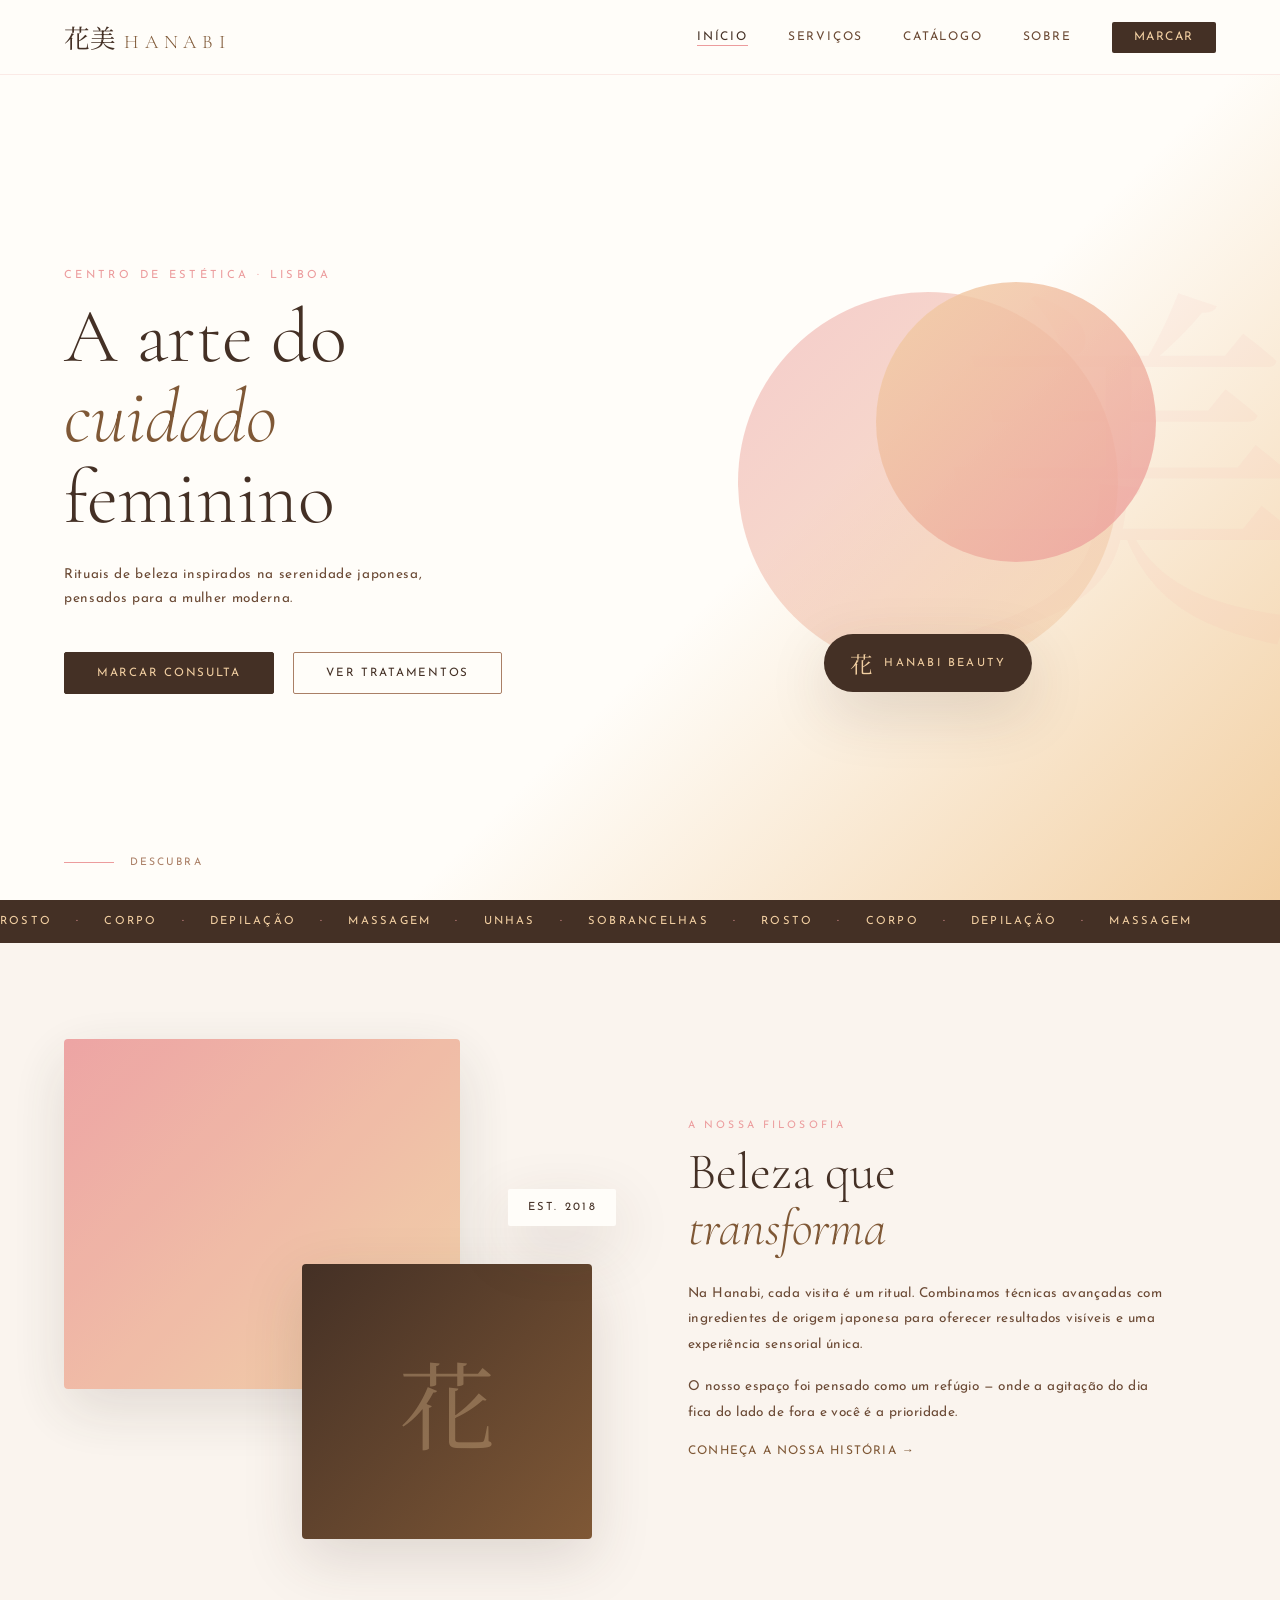
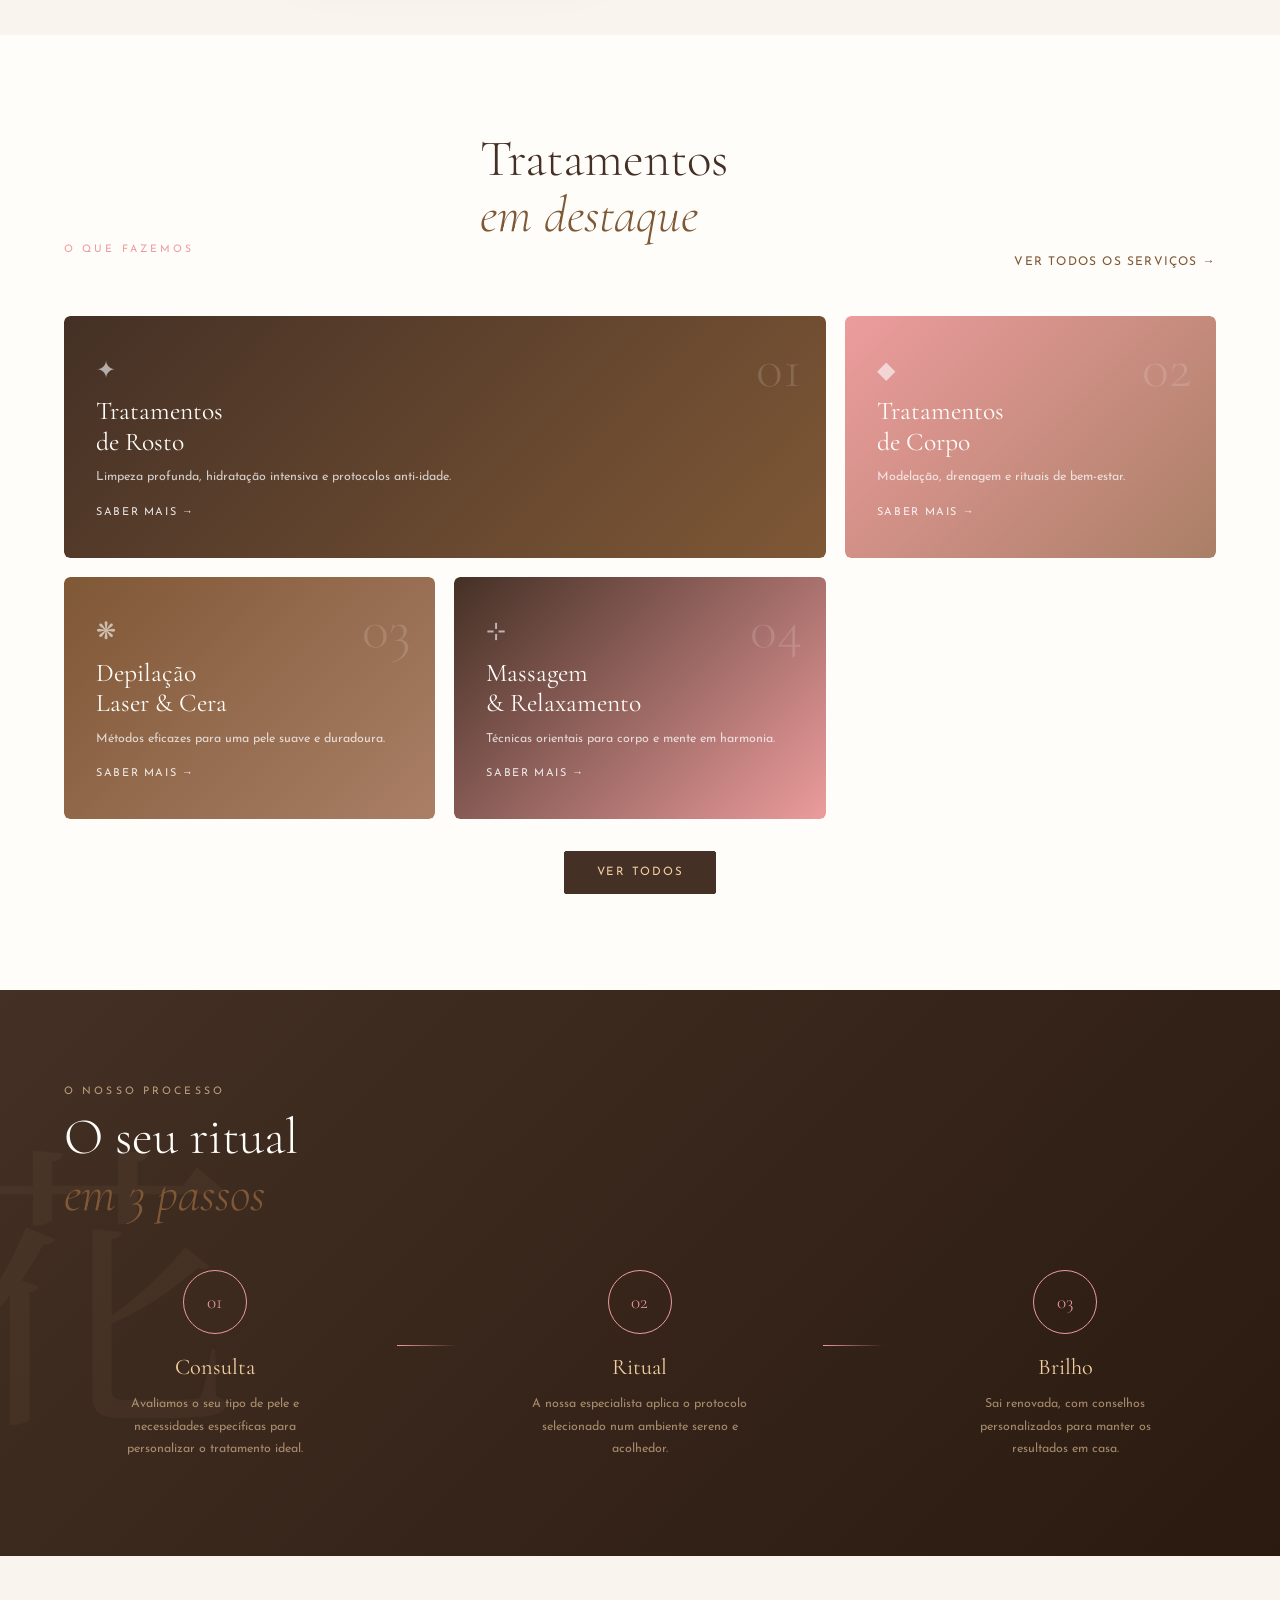
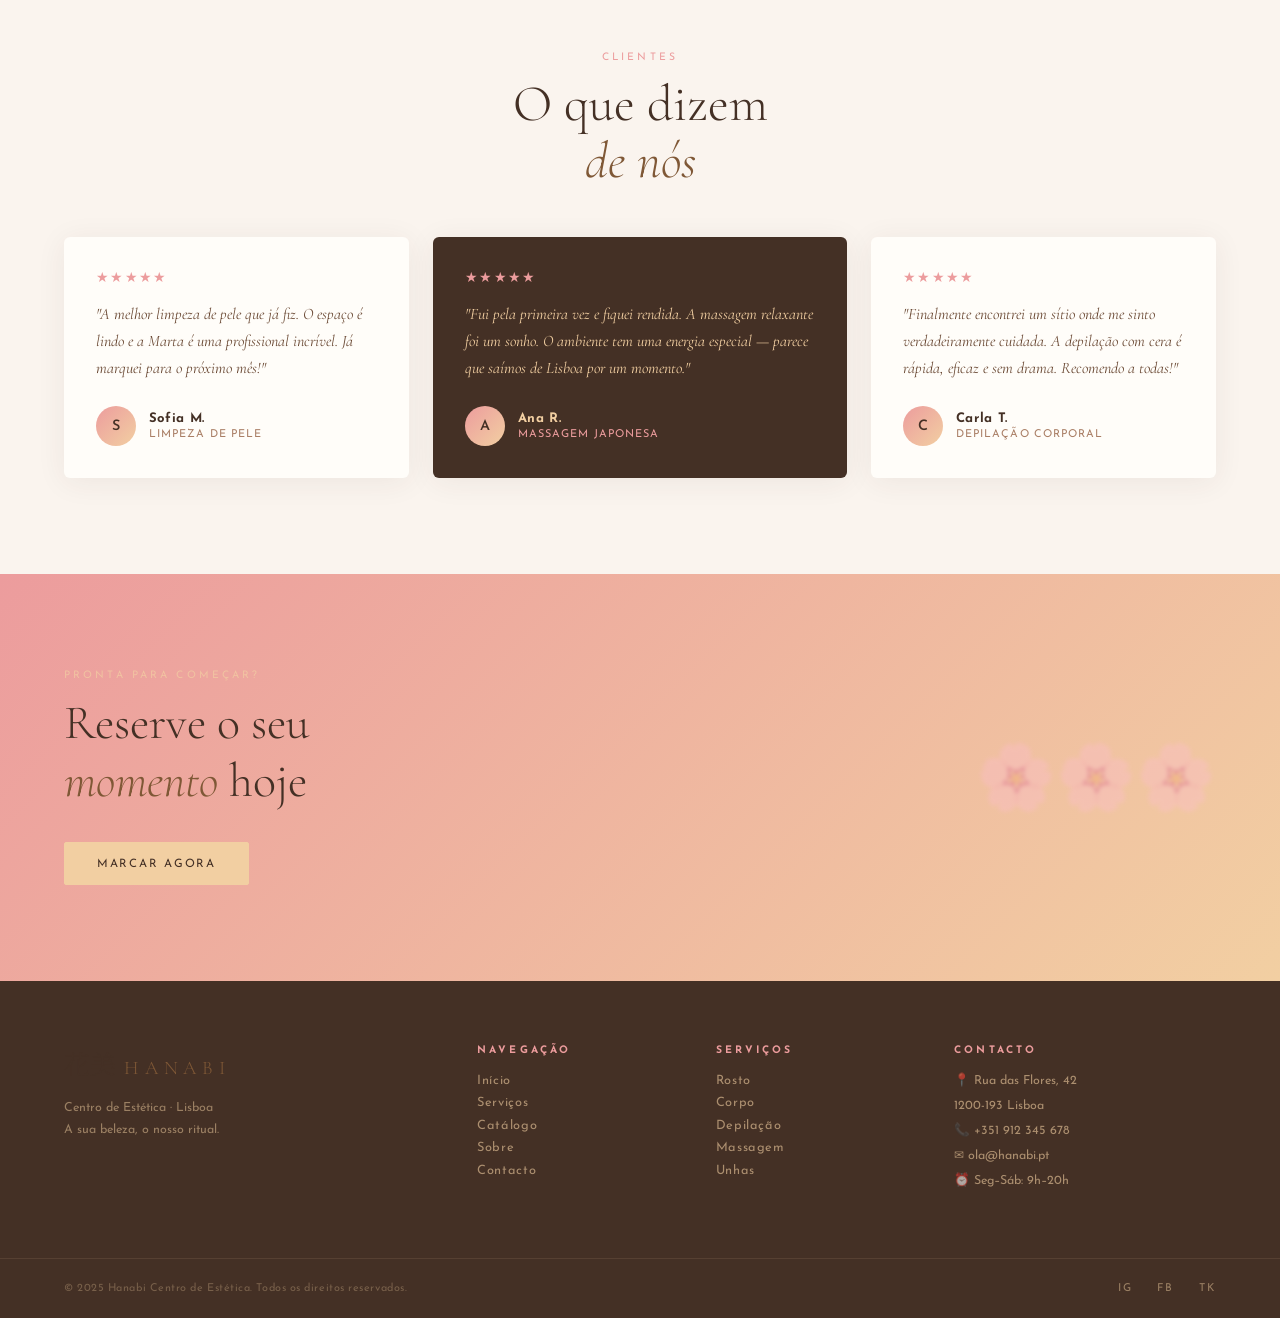
<file: projects/site-beauty/beauty.html>
<!DOCTYPE html>
<html lang="pt">
<head>
  <meta charset="UTF-8">
  <meta name="viewport" content="width=device-width, initial-scale=1.0">
  <title>花美 Hanabi — Centro de Estética</title>
  <link rel="preconnect" href="https://fonts.googleapis.com">
  <link href="https://fonts.googleapis.com/css2?family=Cormorant+Garamond:ital,wght@0,300;0,400;0,500;0,600;1,300;1,400&family=Josefin+Sans:wght@200;300;400&family=Noto+Serif+JP:wght@300;400&display=swap" rel="stylesheet">
  <link rel="stylesheet" href="beauty.css">
</head>
<body>

  <!-- NAV -->
  <nav class="nav" id="nav">
    <div class="nav-logo">
      <span class="logo-jp">花美</span>
      <span class="logo-en">Hanabi</span>
    </div>
    <div class="nav-links" id="navLinks">
      <a href="beauty.html" class="nav-link active">Início</a>
      <a href="s.beauty.html" class="nav-link">Serviços</a>
      <a href="catalogo.beauty.html" class="nav-link">Catálogo</a>
      <a href="about.beauty.html" class="nav-link">Sobre</a>
      <a href="cta.beauty.html" class="nav-link nav-cta">Marcar</a>
    </div>
    <button class="burger" id="burger" aria-label="Menu">
      <span></span><span></span><span></span>
    </button>
  </nav>

  <!-- HERO -->
  <section class="hero">
    <div class="hero-petals" id="petalContainer"></div>
    <div class="hero-bg-text">美</div>
    <div class="hero-content">
      <p class="hero-eyebrow">Centro de Estética · Lisboa</p>
      <h1 class="hero-title">
        A arte do<br>
        <em>cuidado</em><br>
        feminino
      </h1>
      <p class="hero-sub">Rituais de beleza inspirados na serenidade japonesa,<br>pensados para a mulher moderna.</p>
      <div class="hero-actions">
        <a href="cta.beauty.html" class="btn-primary">Marcar Consulta</a>
        <a href="s.beauty.html" class="btn-ghost">Ver Tratamentos</a>
      </div>
    </div>
    <div class="hero-visual">
      <div class="hero-circle"></div>
      <div class="hero-circle hero-circle--2"></div>
      <div class="hero-badge">
        <span class="badge-num">花</span>
        <span class="badge-text">Hanabi Beauty</span>
      </div>
    </div>
    <div class="hero-scroll">
      <div class="scroll-line"></div>
      <span>Descubra</span>
    </div>
  </section>

  <!-- STRIP -->
  <div class="strip">
    <div class="strip-inner">
      <span>Rosto</span><span class="sep">·</span>
      <span>Corpo</span><span class="sep">·</span>
      <span>Depilação</span><span class="sep">·</span>
      <span>Massagem</span><span class="sep">·</span>
      <span>Unhas</span><span class="sep">·</span>
      <span>Sobrancelhas</span><span class="sep">·</span>
      <span>Rosto</span><span class="sep">·</span>
      <span>Corpo</span><span class="sep">·</span>
      <span>Depilação</span><span class="sep">·</span>
      <span>Massagem</span>
    </div>
  </div>

  <!-- INTRO -->
  <section class="intro section">
    <div class="intro-left">
      <div class="intro-img-wrap">
        <div class="intro-img-block intro-img-block--1"></div>
        <div class="intro-img-block intro-img-block--2"></div>
        <div class="intro-tag">Est. 2018</div>
      </div>
    </div>
    <div class="intro-right">
      <p class="label">A Nossa Filosofia</p>
      <h2 class="section-title">Beleza que<br><em>transforma</em></h2>
      <p class="body-text">Na Hanabi, cada visita é um ritual. Combinamos técnicas avançadas com ingredientes de origem japonesa para oferecer resultados visíveis e uma experiência sensorial única.</p>
      <p class="body-text">O nosso espaço foi pensado como um refúgio — onde a agitação do dia fica do lado de fora e você é a prioridade.</p>
      <a href="about.beauty.html" class="link-arrow">Conheça a nossa história →</a>
    </div>
  </section>

  <!-- SERVICES PREVIEW -->
  <section class="services-prev section">
    <div class="services-prev-header">
      <p class="label">O Que Fazemos</p>
      <h2 class="section-title">Tratamentos<br><em>em destaque</em></h2>
      <a href="s.beauty.html" class="link-arrow desktop-only">Ver todos os serviços →</a>
    </div>
    <div class="services-grid">
      <div class="srv-card srv-card--wide" data-href="s.beauty.html#rosto">
        <div class="srv-card-bg" style="background: linear-gradient(135deg, #443025 0%, #7F5836 100%)"></div>
        <div class="srv-num">01</div>
        <div class="srv-icon">✦</div>
        <h3 class="srv-title">Tratamentos<br>de Rosto</h3>
        <p class="srv-desc">Limpeza profunda, hidratação intensiva e protocolos anti-idade.</p>
        <span class="srv-link">Saber mais →</span>
      </div>
      <div class="srv-card" data-href="s.beauty.html#corpo">
        <div class="srv-card-bg" style="background: linear-gradient(135deg, #EC9C9D 0%, #AA7F66 100%)"></div>
        <div class="srv-num">02</div>
        <div class="srv-icon">◆</div>
        <h3 class="srv-title">Tratamentos<br>de Corpo</h3>
        <p class="srv-desc">Modelação, drenagem e rituais de bem-estar.</p>
        <span class="srv-link">Saber mais →</span>
      </div>
      <div class="srv-card" data-href="s.beauty.html#depilacao">
        <div class="srv-card-bg" style="background: linear-gradient(135deg, #7F5836 0%, #AA7F66 100%)"></div>
        <div class="srv-num">03</div>
        <div class="srv-icon">❋</div>
        <h3 class="srv-title">Depilação<br>Laser & Cera</h3>
        <p class="srv-desc">Métodos eficazes para uma pele suave e duradoura.</p>
        <span class="srv-link">Saber mais →</span>
      </div>
      <div class="srv-card" data-href="s.beauty.html#massagem">
        <div class="srv-card-bg" style="background: linear-gradient(135deg, #F2CF2A20 0%, #EC9C9D40 100%)"></div>
        <div class="srv-card-bg" style="background: linear-gradient(135deg, #443025 0%, #EC9C9D 100%)"></div>
        <div class="srv-num">04</div>
        <div class="srv-icon">⊹</div>
        <h3 class="srv-title">Massagem<br>& Relaxamento</h3>
        <p class="srv-desc">Técnicas orientais para corpo e mente em harmonia.</p>
        <span class="srv-link">Saber mais →</span>
      </div>
    </div>
    <a href="s.beauty.html" class="btn-primary mobile-only" style="margin: 2rem auto 0; display:block; width:fit-content">Ver todos</a>
  </section>

  <!-- RITUAL SECTION -->
  <section class="ritual section">
    <div class="ritual-bg-text">花</div>
    <div class="ritual-content">
      <p class="label light">O Nosso Processo</p>
      <h2 class="section-title light">O seu ritual<br><em>em 3 passos</em></h2>
      <div class="ritual-steps">
        <div class="ritual-step">
          <div class="step-circle">01</div>
          <h4>Consulta</h4>
          <p>Avaliamos o seu tipo de pele e necessidades específicas para personalizar o tratamento ideal.</p>
        </div>
        <div class="ritual-line"></div>
        <div class="ritual-step">
          <div class="step-circle">02</div>
          <h4>Ritual</h4>
          <p>A nossa especialista aplica o protocolo selecionado num ambiente sereno e acolhedor.</p>
        </div>
        <div class="ritual-line"></div>
        <div class="ritual-step">
          <div class="step-circle">03</div>
          <h4>Brilho</h4>
          <p>Sai renovada, com conselhos personalizados para manter os resultados em casa.</p>
        </div>
      </div>
    </div>
  </section>

  <!-- TESTIMONIALS -->
  <section class="testimonials section">
    <p class="label center">Clientes</p>
    <h2 class="section-title center">O que dizem<br><em>de nós</em></h2>
    <div class="testi-grid">
      <div class="testi-card">
        <div class="testi-stars">★★★★★</div>
        <p class="testi-text">"A melhor limpeza de pele que já fiz. O espaço é lindo e a Marta é uma profissional incrível. Já marquei para o próximo mês!"</p>
        <div class="testi-author">
          <div class="testi-avatar">S</div>
          <div>
            <strong>Sofia M.</strong>
            <span>Limpeza de Pele</span>
          </div>
        </div>
      </div>
      <div class="testi-card testi-card--featured">
        <div class="testi-stars">★★★★★</div>
        <p class="testi-text">"Fui pela primeira vez e fiquei rendida. A massagem relaxante foi um sonho. O ambiente tem uma energia especial — parece que saímos de Lisboa por um momento."</p>
        <div class="testi-author">
          <div class="testi-avatar">A</div>
          <div>
            <strong>Ana R.</strong>
            <span>Massagem Japonesa</span>
          </div>
        </div>
      </div>
      <div class="testi-card">
        <div class="testi-stars">★★★★★</div>
        <p class="testi-text">"Finalmente encontrei um sítio onde me sinto verdadeiramente cuidada. A depilação com cera é rápida, eficaz e sem drama. Recomendo a todas!"</p>
        <div class="testi-author">
          <div class="testi-avatar">C</div>
          <div>
            <strong>Carla T.</strong>
            <span>Depilação Corporal</span>
          </div>
        </div>
      </div>
    </div>
  </section>

  <!-- CTA BANNER -->
  <section class="cta-banner">
    <div class="cta-banner-content">
      <p class="label light">Pronta para começar?</p>
      <h2>Reserve o seu<br><em>momento</em> hoje</h2>
      <a href="cta.beauty.html" class="btn-primary light">Marcar Agora</a>
    </div>
    <div class="cta-petals">🌸🌸🌸</div>
  </section>

  <!-- FOOTER -->
  <footer class="footer">
    <div class="footer-top">
      <div class="footer-brand">
        <div class="nav-logo">
          <span class="logo-jp">花美</span>
          <span class="logo-en">Hanabi</span>
        </div>
        <p>Centro de Estética · Lisboa<br>A sua beleza, o nosso ritual.</p>
      </div>
      <div class="footer-links">
        <h5>Navegação</h5>
        <a href="beauty.html">Início</a>
        <a href="servicos.html">Serviços</a>
        <a href="catalogo.beauty.html">Catálogo</a>
        <a href="about.beauty.html">Sobre</a>
        <a href="cta.beauty.html">Contacto</a>
      </div>
      <div class="footer-links">
        <h5>Serviços</h5>
        <a href="s.beauty.html#rosto">Rosto</a>
        <a href="s.beauty.html#corpo">Corpo</a>
        <a href="s.beauty.html#depilacao">Depilação</a>
        <a href="s.beauty.html#massagem">Massagem</a>
        <a href="s.beauty.html#unhas">Unhas</a>
      </div>
      <div class="footer-contact">
        <h5>Contacto</h5>
        <p>📍 Rua das Flores, 42<br>1200-193 Lisboa</p>
        <p>📞 +351 912 345 678</p>
        <p>✉ ola@hanabi.pt</p>
        <p>⏰ Seg–Sáb: 9h–20h</p>
      </div>
    </div>
    <div class="footer-bottom">
      <p>© 2025 Hanabi Centro de Estética. Todos os direitos reservados.</p>
      <div class="footer-socials">
        <a href="#">IG</a>
        <a href="#">FB</a>
        <a href="#">TK</a>
      </div>
    </div>
  </footer>

  <script src="beauty.js"></script>
</body>
</html>
</file>
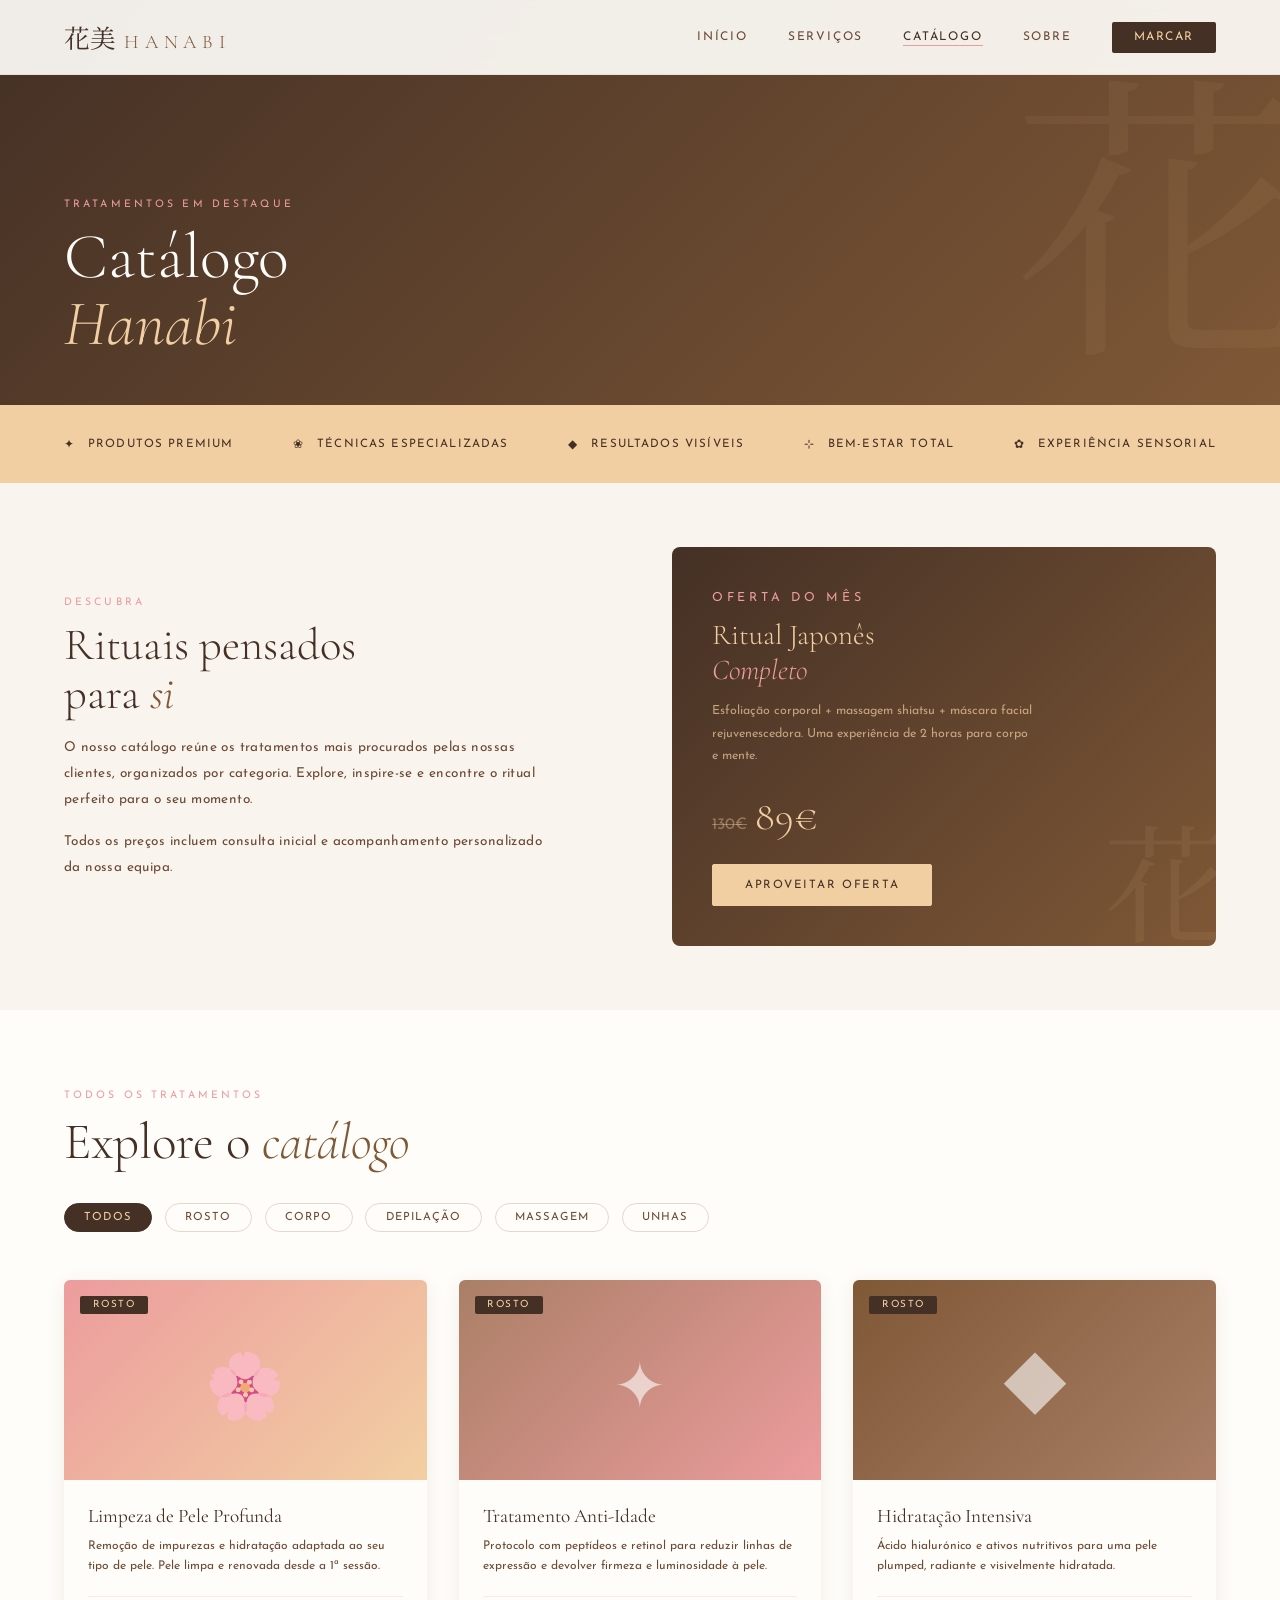
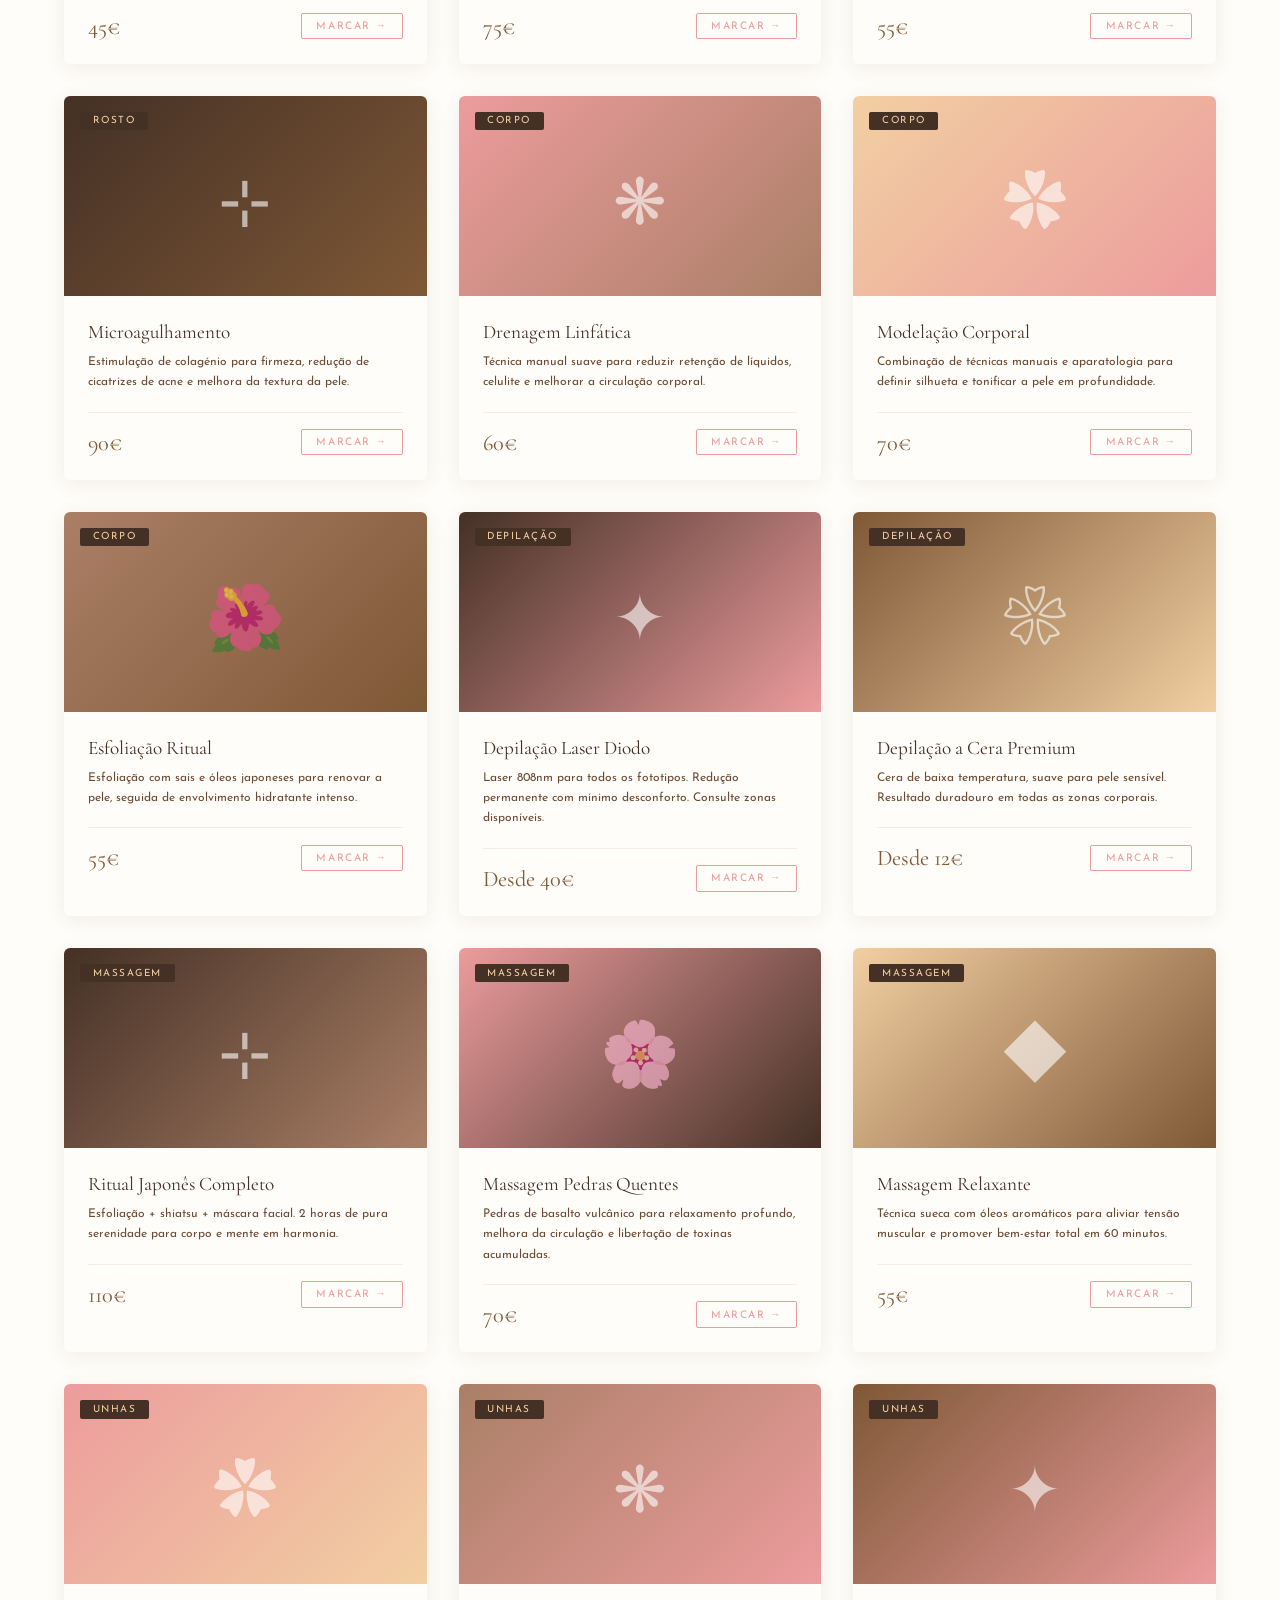
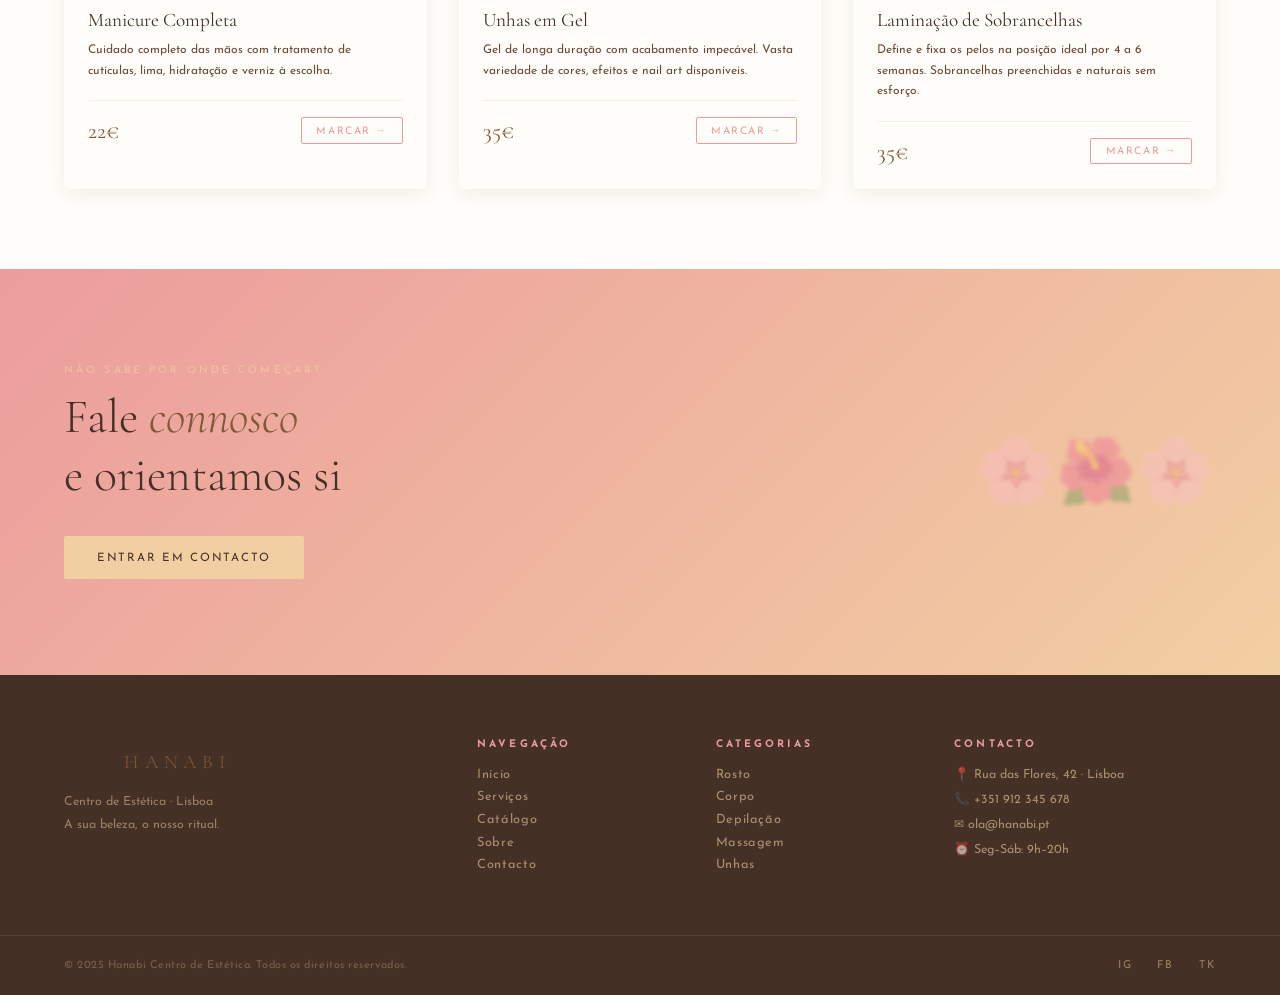
<file: projects/site-beauty/catalogo.beauty.html>
<!DOCTYPE html>
<html lang="pt">
<head>
  <meta charset="UTF-8">
  <meta name="viewport" content="width=device-width, initial-scale=1.0">
  <title>Catálogo — 花美 Hanabi</title>
  <link rel="preconnect" href="https://fonts.googleapis.com">
  <link href="https://fonts.googleapis.com/css2?family=Cormorant+Garamond:ital,wght@0,300;0,400;0,500;0,600;1,300;1,400&family=Josefin+Sans:wght@200;300;400&family=Noto+Serif+JP:wght@300;400&display=swap" rel="stylesheet">
  <link rel="stylesheet" href="beauty.css">
  <style>
    .cat-card-img-inner {
      width: 100%; height: 100%;
      display: flex;
      align-items: center;
      justify-content: center;
      font-family: var(--font-jp);
      font-size: 4rem;
      color: rgba(255,255,255,0.6);
      transition: transform 0.5s;
    }
    .highlight-strip {
      background: var(--misty);
      padding: 2rem 4rem;
      display: flex;
      align-items: center;
      justify-content: space-between;
      gap: 2rem;
      flex-wrap: wrap;
    }
    .highlight-item {
      display: flex;
      align-items: center;
      gap: 0.8rem;
    }
    .highlight-icon {
      font-size: 1.4rem;
    }
    .highlight-item span {
      font-size: 0.72rem;
      letter-spacing: 0.1em;
      text-transform: uppercase;
      color: var(--dark-choc);
    }
    .catalog-intro {
      padding: 4rem;
      background: var(--cream);
      display: grid;
      grid-template-columns: 1fr 1fr;
      gap: 4rem;
      align-items: center;
    }
    .catalog-intro h2 {
      font-family: var(--font-display);
      font-size: clamp(2rem, 3.5vw, 3rem);
      font-weight: 300;
      color: var(--dark-choc);
      line-height: 1.1;
      margin-bottom: 1rem;
    }
    .catalog-intro h2 em { font-style: italic; color: var(--aloewood); }
    .promo-card {
      background: linear-gradient(135deg, var(--dark-choc), var(--aloewood));
      border-radius: 8px;
      padding: 2.5rem;
      color: var(--misty);
      position: relative;
      overflow: hidden;
    }
    .promo-card::after {
      content: '花';
      position: absolute;
      right: -1rem; bottom: -1.5rem;
      font-family: var(--font-jp);
      font-size: 8rem;
      color: rgba(242,207,162,0.08);
    }
    .promo-card .label { color: var(--sakura); margin-bottom: 0.5rem; }
    .promo-card h3 {
      font-family: var(--font-display);
      font-size: 1.8rem;
      font-weight: 300;
      margin-bottom: 0.8rem;
    }
    .promo-card h3 em { font-style: italic; color: var(--sakura); }
    .promo-card p {
      font-size: 0.78rem;
      line-height: 1.8;
      color: rgba(242,207,162,0.7);
      margin-bottom: 1.5rem;
      max-width: 320px;
    }
    .promo-price {
      display: flex;
      align-items: baseline;
      gap: 0.5rem;
      margin-bottom: 1.5rem;
    }
    .promo-price .old {
      font-size: 1rem;
      text-decoration: line-through;
      color: rgba(242,207,162,0.4);
    }
    .promo-price .new {
      font-family: var(--font-display);
      font-size: 2.5rem;
      font-weight: 300;
      color: var(--misty);
    }
    @media (max-width: 768px) {
      .catalog-intro { grid-template-columns: 1fr; gap: 2rem; padding: 3rem 1.5rem; }
      .highlight-strip { padding: 1.5rem; }
    }
  </style>
</head>
<body>

  <nav class="nav" id="nav">
    <div class="nav-logo" onclick="location.href='index.html'">
      <span class="logo-jp">花美</span>
      <span class="logo-en">Hanabi</span>
    </div>
    <div class="nav-links" id="navLinks">
      <a href="portfolhio/index.html" class="nav-link">Início</a>
      <a href="s.beauty.html" class="nav-link">Serviços</a>
      <a href="catalogo.beauty.html" class="nav-link active">Catálogo</a>
      <a href="about.beauty.html" class="nav-link">Sobre</a>
      <a href="cta.beauty.html" class="nav-link nav-cta">Marcar</a>
    </div>
    <button class="burger" id="burger" aria-label="Menu">
      <span></span><span></span><span></span>
    </button>
  </nav>

  <!-- PAGE HERO -->
  <section class="page-hero">
    <div class="page-hero-bg">花</div>
    <div>
      <p>Tratamentos em Destaque</p>
      <h1>Catálogo<br><em>Hanabi</em></h1>
    </div>
  </section>

  <!-- HIGHLIGHT STRIP -->
  <div class="highlight-strip">
    <div class="highlight-item"><span class="highlight-icon">✦</span><span>Produtos Premium</span></div>
    <div class="highlight-item"><span class="highlight-icon">❀</span><span>Técnicas Especializadas</span></div>
    <div class="highlight-item"><span class="highlight-icon">◆</span><span>Resultados Visíveis</span></div>
    <div class="highlight-item"><span class="highlight-icon">⊹</span><span>Bem-estar Total</span></div>
    <div class="highlight-item"><span class="highlight-icon">✿</span><span>Experiência Sensorial</span></div>
  </div>

  <!-- INTRO + PROMO -->
  <div class="catalog-intro">
    <div>
      <p class="label">Descubra</p>
      <h2>Rituais pensados<br>para <em>si</em></h2>
      <p class="body-text">O nosso catálogo reúne os tratamentos mais procurados pelas nossas clientes, organizados por categoria. Explore, inspire-se e encontre o ritual perfeito para o seu momento.</p>
      <p class="body-text">Todos os preços incluem consulta inicial e acompanhamento personalizado da nossa equipa.</p>
    </div>
    <div class="promo-card">
      <p class="label">Oferta do Mês</p>
      <h3>Ritual Japonês<br><em>Completo</em></h3>
      <p>Esfoliação corporal + massagem shiatsu + máscara facial rejuvenescedora. Uma experiência de 2 horas para corpo e mente.</p>
      <div class="promo-price">
        <span class="old">130€</span>
        <span class="new">89€</span>
      </div>
      <a href="cta.beauty.html" class="btn-primary light">Aproveitar Oferta</a>
    </div>
  </div>

  <!-- CATALOG GRID -->
  <section class="catalog-section">
    <p class="label">Todos os Tratamentos</p>
    <h2 class="section-title" style="margin-bottom: 2rem;">Explore o <em>catálogo</em></h2>

    <!-- FILTERS -->
    <div class="catalog-filters">
      <button class="filter-btn active" data-filter="all">Todos</button>
      <button class="filter-btn" data-filter="rosto">Rosto</button>
      <button class="filter-btn" data-filter="corpo">Corpo</button>
      <button class="filter-btn" data-filter="depilacao">Depilação</button>
      <button class="filter-btn" data-filter="massagem">Massagem</button>
      <button class="filter-btn" data-filter="unhas">Unhas</button>
    </div>

    <div class="catalog-grid">

      <!-- ROSTO -->
      <div class="cat-card" data-category="rosto">
        <div class="cat-card-img">
          <div class="cat-card-img-inner" style="background: linear-gradient(135deg, #EC9C9D, #F2CFA2);">🌸</div>
          <span class="cat-badge">Rosto</span>
        </div>
        <div class="cat-card-body">
          <h3>Limpeza de Pele Profunda</h3>
          <p>Remoção de impurezas e hidratação adaptada ao seu tipo de pele. Pele limpa e renovada desde a 1ª sessão.</p>
          <div class="cat-card-footer">
            <span class="cat-price">45€</span>
            <a href="cta.beauty.html" class="cat-book">Marcar →</a>
          </div>
        </div>
      </div>

      <div class="cat-card" data-category="rosto">
        <div class="cat-card-img">
          <div class="cat-card-img-inner" style="background: linear-gradient(135deg, #AA7F66, #EC9C9D);">✦</div>
          <span class="cat-badge">Rosto</span>
        </div>
        <div class="cat-card-body">
          <h3>Tratamento Anti-Idade</h3>
          <p>Protocolo com peptídeos e retinol para reduzir linhas de expressão e devolver firmeza e luminosidade à pele.</p>
          <div class="cat-card-footer">
            <span class="cat-price">75€</span>
            <a href="cta.beauty.html" class="cat-book">Marcar →</a>
          </div>
        </div>
      </div>

      <div class="cat-card" data-category="rosto">
        <div class="cat-card-img">
          <div class="cat-card-img-inner" style="background: linear-gradient(135deg, #7F5836, #AA7F66);">◆</div>
          <span class="cat-badge">Rosto</span>
        </div>
        <div class="cat-card-body">
          <h3>Hidratação Intensiva</h3>
          <p>Ácido hialurónico e ativos nutritivos para uma pele plumped, radiante e visivelmente hidratada.</p>
          <div class="cat-card-footer">
            <span class="cat-price">55€</span>
            <a href="cta.beauty.html" class="cat-book">Marcar →</a>
          </div>
        </div>
      </div>

      <div class="cat-card" data-category="rosto">
        <div class="cat-card-img">
          <div class="cat-card-img-inner" style="background: linear-gradient(135deg, #443025, #7F5836);">⊹</div>
          <span class="cat-badge">Rosto</span>
        </div>
        <div class="cat-card-body">
          <h3>Microagulhamento</h3>
          <p>Estimulação de colagénio para firmeza, redução de cicatrizes de acne e melhora da textura da pele.</p>
          <div class="cat-card-footer">
            <span class="cat-price">90€</span>
            <a href="cta.beauty.html" class="cat-book">Marcar →</a>
          </div>
        </div>
      </div>

      <!-- CORPO -->
      <div class="cat-card" data-category="corpo">
        <div class="cat-card-img">
          <div class="cat-card-img-inner" style="background: linear-gradient(135deg, #EC9C9D, #AA7F66);">❋</div>
          <span class="cat-badge">Corpo</span>
        </div>
        <div class="cat-card-body">
          <h3>Drenagem Linfática</h3>
          <p>Técnica manual suave para reduzir retenção de líquidos, celulite e melhorar a circulação corporal.</p>
          <div class="cat-card-footer">
            <span class="cat-price">60€</span>
            <a href="cta.beauty.html" class="cat-book">Marcar →</a>
          </div>
        </div>
      </div>

      <div class="cat-card" data-category="corpo">
        <div class="cat-card-img">
          <div class="cat-card-img-inner" style="background: linear-gradient(135deg, #F2CFA2, #EC9C9D);">✿</div>
          <span class="cat-badge">Corpo</span>
        </div>
        <div class="cat-card-body">
          <h3>Modelação Corporal</h3>
          <p>Combinação de técnicas manuais e aparatologia para definir silhueta e tonificar a pele em profundidade.</p>
          <div class="cat-card-footer">
            <span class="cat-price">70€</span>
            <a href="cta.beauty.html" class="cat-book">Marcar →</a>
          </div>
        </div>
      </div>

      <div class="cat-card" data-category="corpo">
        <div class="cat-card-img">
          <div class="cat-card-img-inner" style="background: linear-gradient(135deg, #AA7F66, #7F5836);">🌺</div>
          <span class="cat-badge">Corpo</span>
        </div>
        <div class="cat-card-body">
          <h3>Esfoliação Ritual</h3>
          <p>Esfoliação com sais e óleos japoneses para renovar a pele, seguida de envolvimento hidratante intenso.</p>
          <div class="cat-card-footer">
            <span class="cat-price">55€</span>
            <a href="cta.beauty.html" class="cat-book">Marcar →</a>
          </div>
        </div>
      </div>

      <!-- DEPILAÇÃO -->
      <div class="cat-card" data-category="depilacao">
        <div class="cat-card-img">
          <div class="cat-card-img-inner" style="background: linear-gradient(135deg, #443025, #EC9C9D);">✦</div>
          <span class="cat-badge">Depilação</span>
        </div>
        <div class="cat-card-body">
          <h3>Depilação Laser Diodo</h3>
          <p>Laser 808nm para todos os fototipos. Redução permanente com mínimo desconforto. Consulte zonas disponíveis.</p>
          <div class="cat-card-footer">
            <span class="cat-price">Desde 40€</span>
            <a href="cta.beauty.html" class="cat-book">Marcar →</a>
          </div>
        </div>
      </div>

      <div class="cat-card" data-category="depilacao">
        <div class="cat-card-img">
          <div class="cat-card-img-inner" style="background: linear-gradient(135deg, #7F5836, #F2CFA2);">❀</div>
          <span class="cat-badge">Depilação</span>
        </div>
        <div class="cat-card-body">
          <h3>Depilação a Cera Premium</h3>
          <p>Cera de baixa temperatura, suave para pele sensível. Resultado duradouro em todas as zonas corporais.</p>
          <div class="cat-card-footer">
            <span class="cat-price">Desde 12€</span>
            <a href="cta.beauty.html" class="cat-book">Marcar →</a>
          </div>
        </div>
      </div>

      <!-- MASSAGEM -->
      <div class="cat-card" data-category="massagem">
        <div class="cat-card-img">
          <div class="cat-card-img-inner" style="background: linear-gradient(135deg, #443025, #AA7F66);">⊹</div>
          <span class="cat-badge">Massagem</span>
        </div>
        <div class="cat-card-body">
          <h3>Ritual Japonês Completo</h3>
          <p>Esfoliação + shiatsu + máscara facial. 2 horas de pura serenidade para corpo e mente em harmonia.</p>
          <div class="cat-card-footer">
            <span class="cat-price">110€</span>
            <a href="cta.beauty.html" class="cat-book">Marcar →</a>
          </div>
        </div>
      </div>

      <div class="cat-card" data-category="massagem">
        <div class="cat-card-img">
          <div class="cat-card-img-inner" style="background: linear-gradient(135deg, #EC9C9D, #443025);">🌸</div>
          <span class="cat-badge">Massagem</span>
        </div>
        <div class="cat-card-body">
          <h3>Massagem Pedras Quentes</h3>
          <p>Pedras de basalto vulcânico para relaxamento profundo, melhora da circulação e libertação de toxinas acumuladas.</p>
          <div class="cat-card-footer">
            <span class="cat-price">70€</span>
            <a href="cta.beauty.html" class="cat-book">Marcar →</a>
          </div>
        </div>
      </div>

      <div class="cat-card" data-category="massagem">
        <div class="cat-card-img">
          <div class="cat-card-img-inner" style="background: linear-gradient(135deg, #F2CFA2, #7F5836);">◆</div>
          <span class="cat-badge">Massagem</span>
        </div>
        <div class="cat-card-body">
          <h3>Massagem Relaxante</h3>
          <p>Técnica sueca com óleos aromáticos para aliviar tensão muscular e promover bem-estar total em 60 minutos.</p>
          <div class="cat-card-footer">
            <span class="cat-price">55€</span>
            <a href="cta.beauty.html" class="cat-book">Marcar →</a>
          </div>
        </div>
      </div>

      <!-- UNHAS -->
      <div class="cat-card" data-category="unhas">
        <div class="cat-card-img">
          <div class="cat-card-img-inner" style="background: linear-gradient(135deg, #EC9C9D, #F2CFA2);">✿</div>
          <span class="cat-badge">Unhas</span>
        </div>
        <div class="cat-card-body">
          <h3>Manicure Completa</h3>
          <p>Cuidado completo das mãos com tratamento de cutículas, lima, hidratação e verniz à escolha.</p>
          <div class="cat-card-footer">
            <span class="cat-price">22€</span>
            <a href="cta.beauty.html" class="cat-book">Marcar →</a>
          </div>
        </div>
      </div>

      <div class="cat-card" data-category="unhas">
        <div class="cat-card-img">
          <div class="cat-card-img-inner" style="background: linear-gradient(135deg, #AA7F66, #EC9C9D);">❋</div>
          <span class="cat-badge">Unhas</span>
        </div>
        <div class="cat-card-body">
          <h3>Unhas em Gel</h3>
          <p>Gel de longa duração com acabamento impecável. Vasta variedade de cores, efeitos e nail art disponíveis.</p>
          <div class="cat-card-footer">
            <span class="cat-price">35€</span>
            <a href="cta.beauty.html" class="cat-book">Marcar →</a>
          </div>
        </div>
      </div>

      <div class="cat-card" data-category="unhas">
        <div class="cat-card-img">
          <div class="cat-card-img-inner" style="background: linear-gradient(135deg, #7F5836, #EC9C9D);">✦</div>
          <span class="cat-badge">Unhas</span>
        </div>
        <div class="cat-card-body">
          <h3>Laminação de Sobrancelhas</h3>
          <p>Define e fixa os pelos na posição ideal por 4 a 6 semanas. Sobrancelhas preenchidas e naturais sem esforço.</p>
          <div class="cat-card-footer">
            <span class="cat-price">35€</span>
            <a href="cta.beauty.html" class="cat-book">Marcar →</a>
          </div>
        </div>
      </div>

    </div>
  </section>

  <!-- CTA -->
  <section class="cta-banner">
    <div class="cta-banner-content">
      <p class="label light">Não sabe por onde começar?</p>
      <h2>Fale <em>connosco</em><br>e orientamos si</h2>
      <a href="cta.beauty.html" class="btn-primary light">Entrar em Contacto</a>
    </div>
    <div class="cta-petals">🌸🌺🌸</div>
  </section>

  <footer class="footer">
    <div class="footer-top">
      <div class="footer-brand">
        <div class="nav-logo"><span class="logo-jp">花美</span><span class="logo-en">Hanabi</span></div>
        <p>Centro de Estética · Lisboa<br>A sua beleza, o nosso ritual.</p>
      </div>
      <div class="footer-links">
        <h5>Navegação</h5>
        <a href="index.html">Início</a>
        <a href="s.beauty.html">Serviços</a>
        <a href="catalogo.beauty.html">Catálogo</a>
        <a href="about.beauty.html">Sobre</a>
        <a href="cta.beauty.html">Contacto</a>
      </div>
      <div class="footer-links">
        <h5>Categorias</h5>
        <a href="#" data-filter-link="rosto">Rosto</a>
        <a href="#" data-filter-link="corpo">Corpo</a>
        <a href="#" data-filter-link="depilacao">Depilação</a>
        <a href="#" data-filter-link="massagem">Massagem</a>
        <a href="#" data-filter-link="unhas">Unhas</a>
      </div>
      <div class="footer-contact">
        <h5>Contacto</h5>
        <p>📍 Rua das Flores, 42 · Lisboa</p>
        <p>📞 +351 912 345 678</p>
        <p>✉ ola@hanabi.pt</p>
        <p>⏰ Seg–Sáb: 9h–20h</p>
      </div>
    </div>
    <div class="footer-bottom">
      <p>© 2025 Hanabi Centro de Estética. Todos os direitos reservados.</p>
      <div class="footer-socials"><a href="#">IG</a><a href="#">FB</a><a href="#">TK</a></div>
    </div>
  </footer>

  <script src="beauty.js"></script>
  <script>
    // Footer filter links
    document.querySelectorAll('[data-filter-link]').forEach(link => {
      link.addEventListener('click', (e) => {
        e.preventDefault();
        const filter = link.dataset.filterLink;
        const btn = document.querySelector(`.filter-btn[data-filter="${filter}"]`);
        if (btn) {
          btn.click();
          document.querySelector('.catalog-filters').scrollIntoView({ behavior: 'smooth', block: 'start' });
        }
      });
    });
  </script>
</body>
</html>
</file>
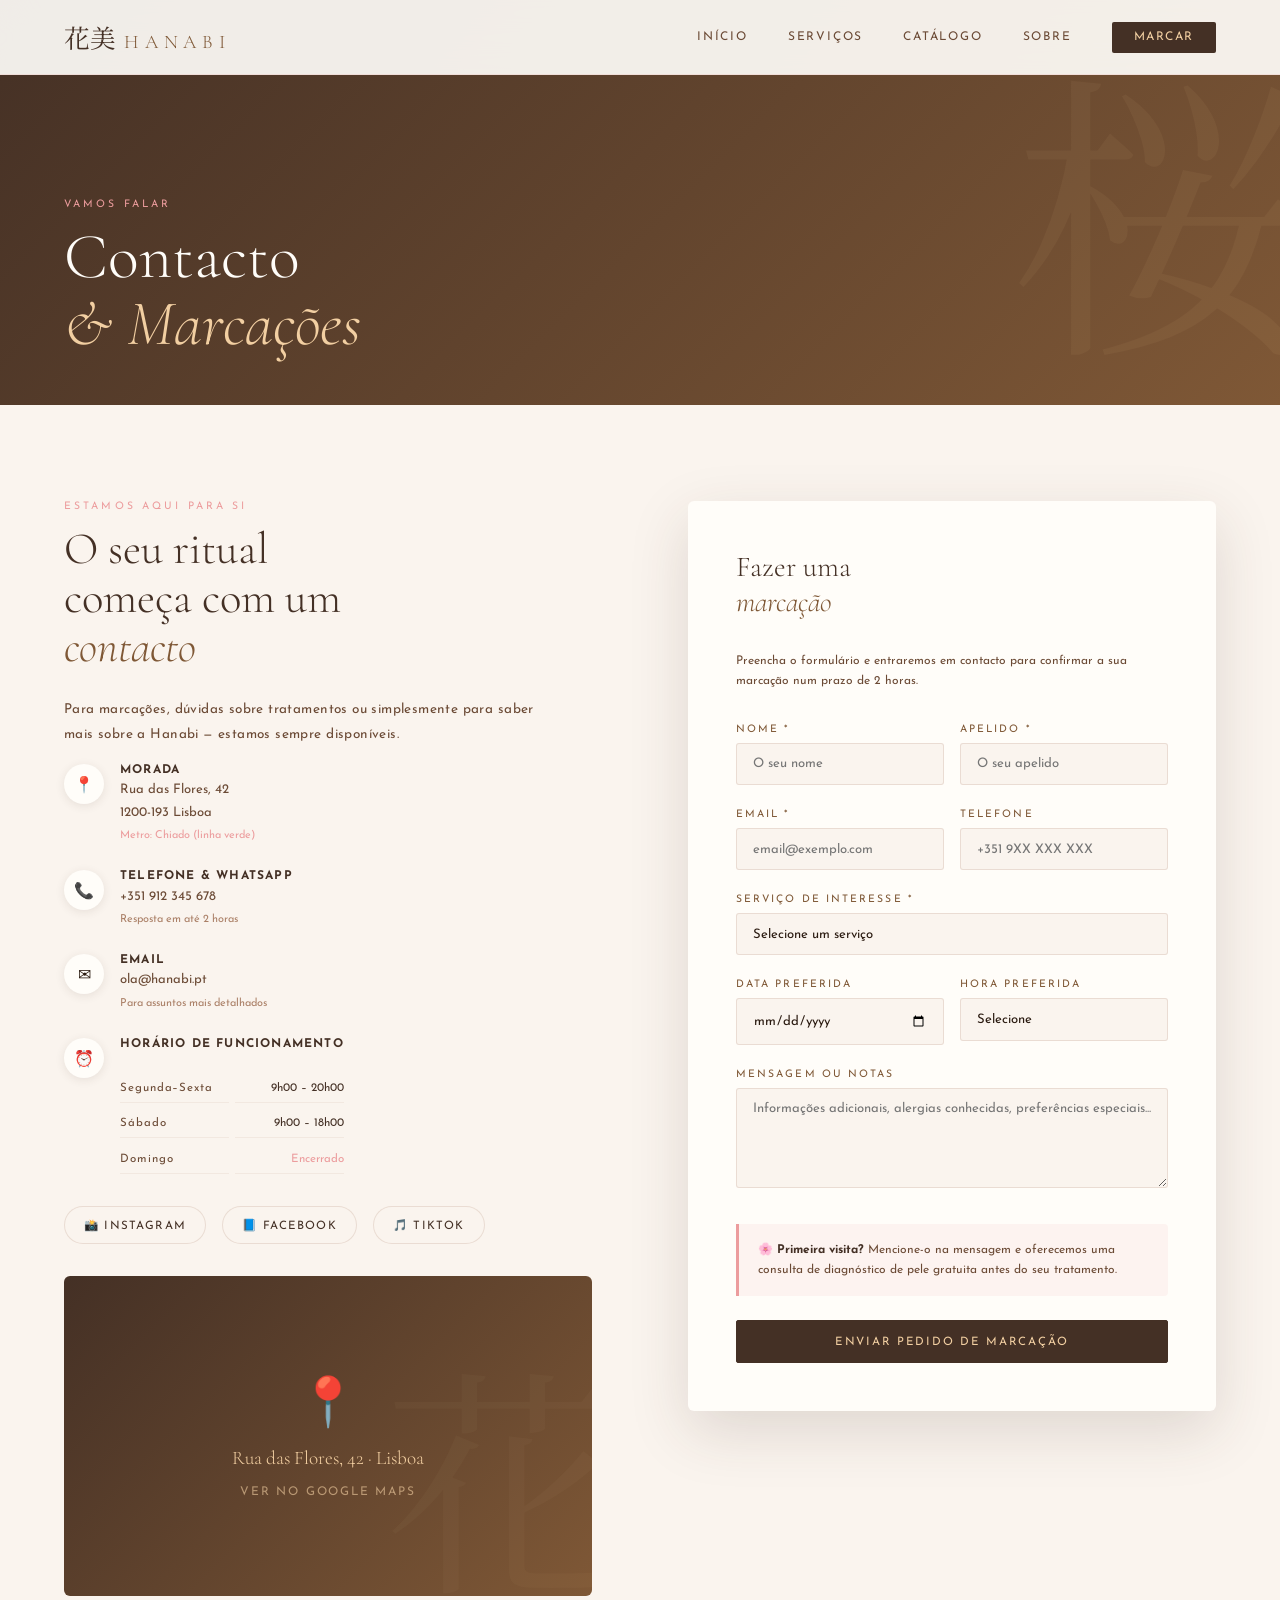
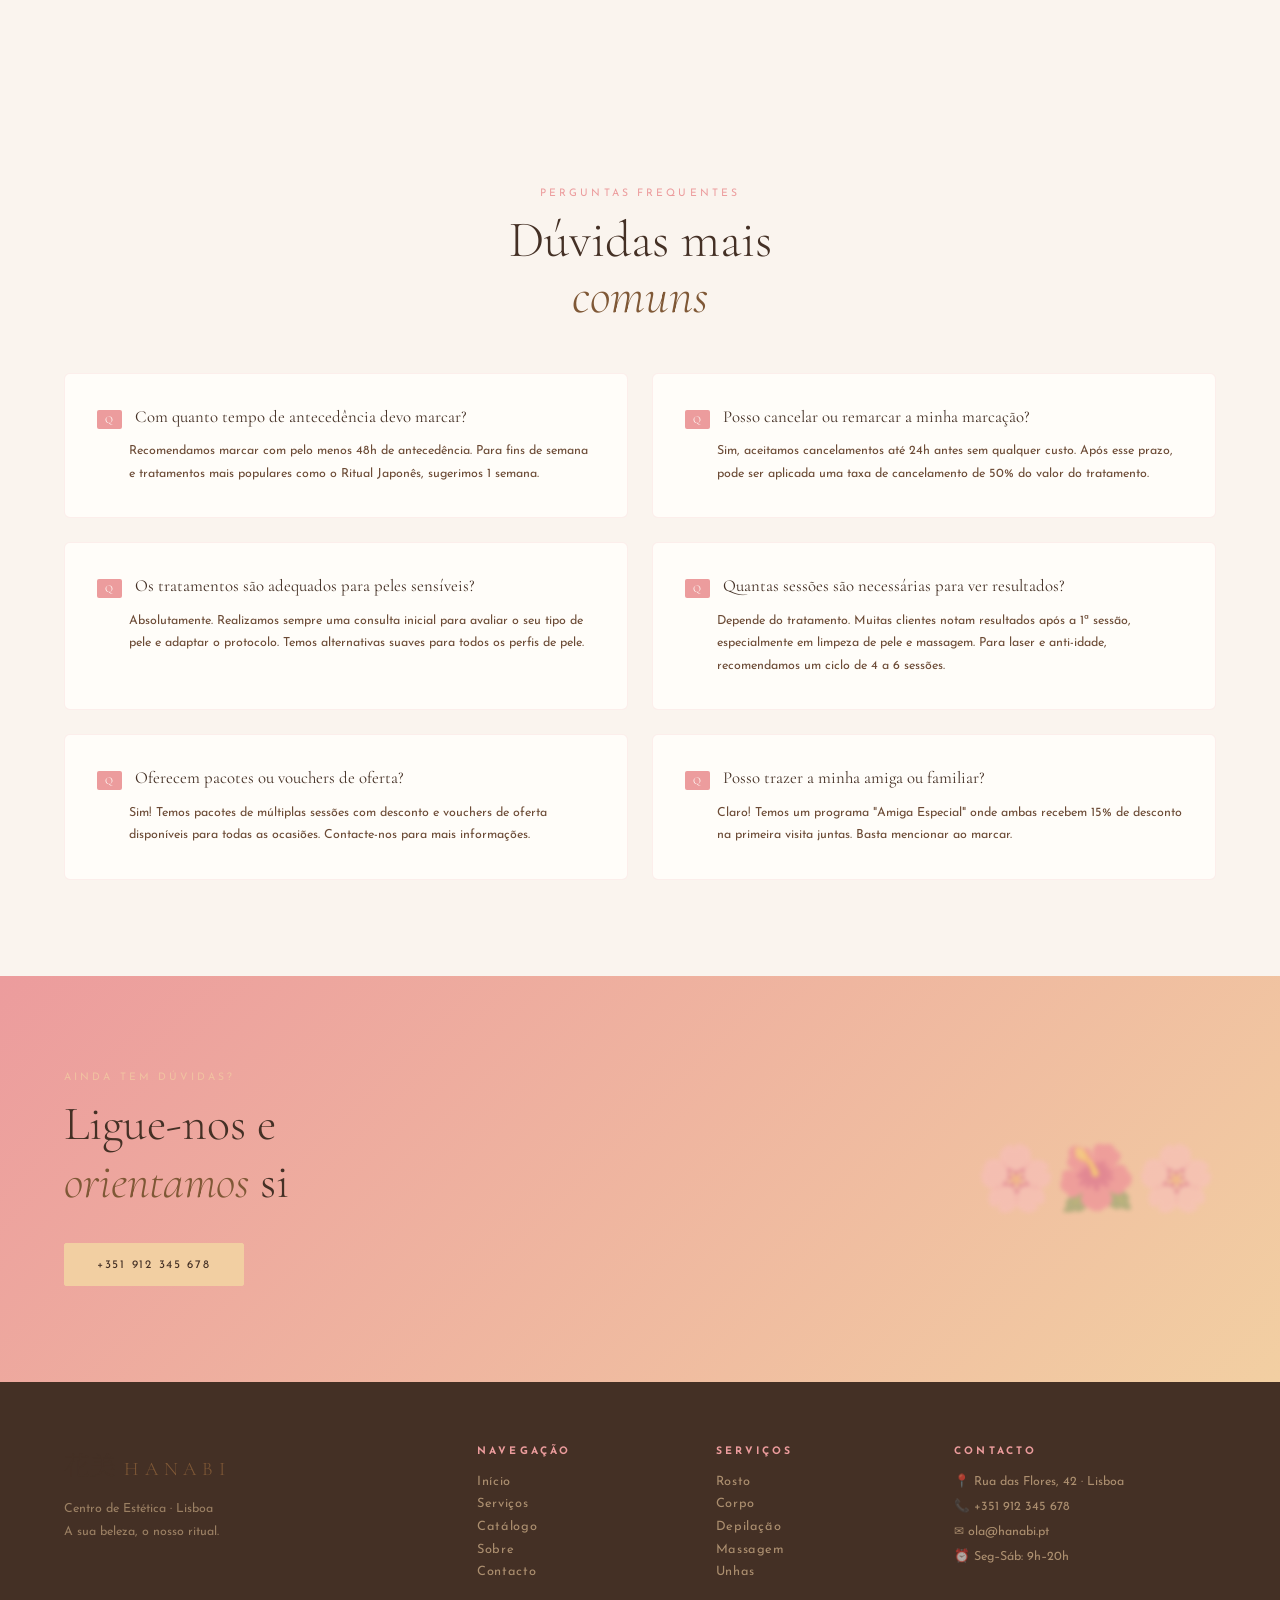
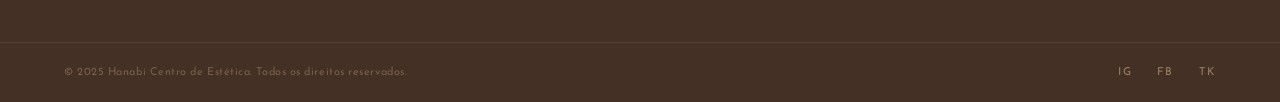
<file: projects/site-beauty/cta.beauty.html>
<!DOCTYPE html>
<html lang="pt">
<head>
  <meta charset="UTF-8">
  <meta name="viewport" content="width=device-width, initial-scale=1.0">
  <title>Contacto & Marcações — 花美 Hanabi</title>
  <link rel="preconnect" href="https://fonts.googleapis.com">
  <link href="https://fonts.googleapis.com/css2?family=Cormorant+Garamond:ital,wght@0,300;0,400;0,500;0,600;1,300;1,400&family=Josefin+Sans:wght@200;300;400&family=Noto+Serif+JP:wght@300;400&display=swap" rel="stylesheet">
  <link rel="stylesheet" href="beauty.css">
  <style>
    .map-placeholder {
      width: 100%;
      height: 320px;
      background: linear-gradient(135deg, var(--dark-choc), var(--aloewood));
      border-radius: 6px;
      display: flex;
      align-items: center;
      justify-content: center;
      flex-direction: column;
      gap: 1rem;
      color: var(--misty);
      position: relative;
      overflow: hidden;
      margin-top: 2rem;
    }
    .map-placeholder::before {
      content: '📍';
      font-size: 3rem;
    }
    .map-placeholder span {
      font-size: 0.75rem;
      letter-spacing: 0.15em;
      text-transform: uppercase;
      opacity: 0.6;
    }
    .map-placeholder p {
      font-family: var(--font-display);
      font-size: 1.2rem;
      font-weight: 300;
    }
    .map-placeholder-bg {
      position: absolute;
      font-family: var(--font-jp);
      font-size: 15rem;
      color: rgba(242,207,162,0.04);
      right: -2rem; bottom: -3rem;
      pointer-events: none;
    }
    .hours-grid {
      display: grid;
      grid-template-columns: 1fr 1fr;
      gap: 0.4rem;
      margin-top: 1.5rem;
    }
    .hours-row {
      display: contents;
    }
    .hours-day {
      font-size: 0.72rem;
      letter-spacing: 0.08em;
      color: var(--text-mid);
      padding: 0.5rem 0;
      border-bottom: 1px solid rgba(170,127,102,0.1);
    }
    .hours-time {
      font-size: 0.72rem;
      color: var(--dark-choc);
      text-align: right;
      padding: 0.5rem 0;
      border-bottom: 1px solid rgba(170,127,102,0.1);
      font-weight: 400;
    }
    .hours-time.closed { color: var(--sakura); }
    .contact-note {
      background: rgba(236,156,157,0.1);
      border-left: 3px solid var(--sakura);
      padding: 1rem 1.2rem;
      border-radius: 0 4px 4px 0;
      margin-top: 2rem;
    }
    .contact-note p {
      font-size: 0.75rem;
      line-height: 1.7;
      color: var(--text-mid);
    }
    .contact-note strong { color: var(--dark-choc); }
    .social-links {
      display: flex;
      gap: 1rem;
      margin-top: 2rem;
    }
    .social-link {
      display: flex;
      align-items: center;
      gap: 0.6rem;
      background: var(--cream);
      padding: 0.7rem 1.2rem;
      border-radius: 100px;
      font-size: 0.72rem;
      letter-spacing: 0.1em;
      text-transform: uppercase;
      color: var(--dark-choc);
      transition: all 0.3s;
      border: 1px solid rgba(170,127,102,0.2);
    }
    .social-link:hover {
      background: var(--dark-choc);
      color: var(--misty);
      border-color: var(--dark-choc);
    }
    .faq-section {
      padding: 6rem 4rem;
      background: var(--cream);
    }
    .faq-grid {
      display: grid;
      grid-template-columns: 1fr 1fr;
      gap: 1.5rem;
      margin-top: 3rem;
    }
    .faq-item {
      background: var(--white);
      border-radius: 6px;
      padding: 2rem;
      border: 1px solid rgba(236,156,157,0.15);
      transition: all 0.3s;
    }
    .faq-item:hover {
      border-color: var(--sakura);
      box-shadow: 0 6px 20px rgba(236,156,157,0.12);
    }
    .faq-q {
      font-family: var(--font-display);
      font-size: 1.05rem;
      font-weight: 400;
      color: var(--dark-choc);
      margin-bottom: 0.7rem;
      display: flex;
      align-items: flex-start;
      gap: 0.8rem;
    }
    .faq-q::before {
      content: 'Q';
      font-size: 0.65rem;
      letter-spacing: 0.1em;
      background: var(--sakura);
      color: var(--white);
      padding: 0.2rem 0.5rem;
      border-radius: 2px;
      flex-shrink: 0;
      margin-top: 0.25rem;
    }
    .faq-a {
      font-size: 0.78rem;
      line-height: 1.8;
      color: var(--text-mid);
      padding-left: 2rem;
    }
    @media (max-width: 768px) {
      .faq-section { padding: 4rem 1.5rem; }
      .faq-grid { grid-template-columns: 1fr; }
      .social-links { flex-direction: column; }
    }
  </style>
</head>
<body>

  <nav class="nav" id="nav">
    <div class="nav-logo" onclick="location.href='beauty.html'">
      <span class="logo-jp">花美</span>
      <span class="logo-en">Hanabi</span>
    </div>
    <div class="nav-links" id="navLinks">
      <a href="beauty.html" class="nav-link">Início</a>
      <a href="s.beauty.html" class="nav-link">Serviços</a>
      <a href="catalogo.beauty.html" class="nav-link">Catálogo</a>
      <a href="about.beauty.html" class="nav-link">Sobre</a>
      <a href="cta.beauty.html" class="nav-link nav-cta active">Marcar</a>
    </div>
    <button class="burger" id="burger" aria-label="Menu">
      <span></span><span></span><span></span>
    </button>
  </nav>

  <!-- PAGE HERO -->
  <section class="page-hero">
    <div class="page-hero-bg">桜</div>
    <div>
      <p>Vamos Falar</p>
      <h1>Contacto<br><em>& Marcações</em></h1>
    </div>
  </section>

  <!-- CONTACT SECTION -->
  <section class="contact-section">

    <!-- LEFT: INFO -->
    <div class="contact-info">
      <p class="label">Estamos Aqui para Si</p>
      <h2>O seu ritual<br>começa com um<br><em>contacto</em></h2>
      <p class="body-text" style="margin-top: 1rem;">Para marcações, dúvidas sobre tratamentos ou simplesmente para saber mais sobre a Hanabi — estamos sempre disponíveis.</p>

      <div class="contact-detail">
        <div class="contact-detail-icon">📍</div>
        <div class="contact-detail-text">
          <strong>Morada</strong>
          <p>Rua das Flores, 42<br>1200-193 Lisboa<br><small style="color: var(--sakura);">Metro: Chiado (linha verde)</small></p>
        </div>
      </div>

      <div class="contact-detail">
        <div class="contact-detail-icon">📞</div>
        <div class="contact-detail-text">
          <strong>Telefone & WhatsApp</strong>
          <p>+351 912 345 678<br><small style="color: var(--milk-tea);">Resposta em até 2 horas</small></p>
        </div>
      </div>

      <div class="contact-detail">
        <div class="contact-detail-icon">✉</div>
        <div class="contact-detail-text">
          <strong>Email</strong>
          <p>ola@hanabi.pt<br><small style="color: var(--milk-tea);">Para assuntos mais detalhados</small></p>
        </div>
      </div>

      <div class="contact-detail">
        <div class="contact-detail-icon">⏰</div>
        <div class="contact-detail-text">
          <strong>Horário de Funcionamento</strong>
          <div class="hours-grid">
            <span class="hours-day">Segunda–Sexta</span>
            <span class="hours-time">9h00 – 20h00</span>
            <span class="hours-day">Sábado</span>
            <span class="hours-time">9h00 – 18h00</span>
            <span class="hours-day">Domingo</span>
            <span class="hours-time closed">Encerrado</span>
          </div>
        </div>
      </div>

      <div class="social-links">
        <a href="#" class="social-link">📸 Instagram</a>
        <a href="#" class="social-link">📘 Facebook</a>
        <a href="#" class="social-link">🎵 TikTok</a>
      </div>

      <!-- MAP -->
      <div class="map-placeholder">
        <div class="map-placeholder-bg">花</div>
        <p>Rua das Flores, 42 · Lisboa</p>
        <span>Ver no Google Maps</span>
      </div>
    </div>

    <!-- RIGHT: FORM -->
    <div>
      <div class="contact-form">
        <h3>Fazer uma<br><em style="font-style: italic; color: var(--aloewood);">marcação</em></h3>
        <p style="font-size: 0.75rem; color: var(--text-mid); margin-bottom: 2rem; line-height: 1.7;">Preencha o formulário e entraremos em contacto para confirmar a sua marcação num prazo de 2 horas.</p>

        <form id="contactForm">
          <div class="form-row">
            <div class="form-group">
              <label for="nome">Nome *</label>
              <input type="text" id="nome" placeholder="O seu nome" required>
            </div>
            <div class="form-group">
              <label for="apelido">Apelido *</label>
              <input type="text" id="apelido" placeholder="O seu apelido" required>
            </div>
          </div>

          <div class="form-row">
            <div class="form-group">
              <label for="email">Email *</label>
              <input type="email" id="email" placeholder="email@exemplo.com" required>
            </div>
            <div class="form-group">
              <label for="telefone">Telefone</label>
              <input type="tel" id="telefone" placeholder="+351 9XX XXX XXX">
            </div>
          </div>

          <div class="form-group">
            <label for="servico">Serviço de Interesse *</label>
            <select id="servico" required>
              <option value="" disabled selected>Selecione um serviço</option>
              <optgroup label="🌸 Rosto">
                <option>Limpeza de Pele Profunda — 45€</option>
                <option>Hidratação Intensiva — 55€</option>
                <option>Tratamento Anti-Idade — 75€</option>
                <option>Peeling Químico — 65€</option>
                <option>Microagulhamento — 90€</option>
                <option>Radiofrequência Facial — 80€</option>
              </optgroup>
              <optgroup label="💆 Corpo">
                <option>Drenagem Linfática — 60€</option>
                <option>Modelação Corporal — 70€</option>
                <option>Esfoliação Ritual — 55€</option>
                <option>Tratamento Anticelulítico — 65€</option>
              </optgroup>
              <optgroup label="✨ Depilação">
                <option>Depilação a Cera — Pernas — 30€</option>
                <option>Depilação a Cera — Axilas — 12€</option>
                <option>Depilação Íntima — 25€</option>
                <option>Laser Diodo — consultar zona</option>
              </optgroup>
              <optgroup label="🌺 Massagem">
                <option>Massagem Relaxante — 55€</option>
                <option>Pedras Quentes — 70€</option>
                <option>Ritual Japonês Completo — 110€</option>
              </optgroup>
              <optgroup label="💅 Unhas & Sobrancelhas">
                <option>Manicure Completa — 22€</option>
                <option>Pedicure Completa — 28€</option>
                <option>Unhas em Gel — 35€</option>
                <option>Design de Sobrancelhas — 15€</option>
                <option>Laminação de Sobrancelhas — 35€</option>
              </optgroup>
              <option value="outro">Outro / Não sei ainda</option>
            </select>
          </div>

          <div class="form-row">
            <div class="form-group">
              <label for="data">Data Preferida</label>
              <input type="date" id="data">
            </div>
            <div class="form-group">
              <label for="hora">Hora Preferida</label>
              <select id="hora">
                <option value="" disabled selected>Selecione</option>
                <option>09h00</option>
                <option>10h00</option>
                <option>11h00</option>
                <option>12h00</option>
                <option>14h00</option>
                <option>15h00</option>
                <option>16h00</option>
                <option>17h00</option>
                <option>18h00</option>
                <option>19h00</option>
              </select>
            </div>
          </div>

          <div class="form-group">
            <label for="mensagem">Mensagem ou Notas</label>
            <textarea id="mensagem" placeholder="Informações adicionais, alergias conhecidas, preferências especiais..."></textarea>
          </div>

          <div class="contact-note">
            <p>🌸 <strong>Primeira visita?</strong> Mencione-o na mensagem e oferecemos uma consulta de diagnóstico de pele gratuita antes do seu tratamento.</p>
          </div>

          <button type="submit" class="btn-primary form-submit" style="margin-top: 1.5rem;">Enviar Pedido de Marcação</button>
          <div class="success-msg" id="successMsg">
            🌸 Pedido enviado com sucesso! Entraremos em contacto em breve para confirmar a sua marcação.
          </div>
        </form>
      </div>
    </div>

  </section>

  <!-- FAQ -->
  <section class="faq-section">
    <p class="label center">Perguntas Frequentes</p>
    <h2 class="section-title center">Dúvidas mais<br><em>comuns</em></h2>
    <div class="faq-grid">
      <div class="faq-item">
        <div class="faq-q">Com quanto tempo de antecedência devo marcar?</div>
        <p class="faq-a">Recomendamos marcar com pelo menos 48h de antecedência. Para fins de semana e tratamentos mais populares como o Ritual Japonês, sugerimos 1 semana.</p>
      </div>
      <div class="faq-item">
        <div class="faq-q">Posso cancelar ou remarcar a minha marcação?</div>
        <p class="faq-a">Sim, aceitamos cancelamentos até 24h antes sem qualquer custo. Após esse prazo, pode ser aplicada uma taxa de cancelamento de 50% do valor do tratamento.</p>
      </div>
      <div class="faq-item">
        <div class="faq-q">Os tratamentos são adequados para peles sensíveis?</div>
        <p class="faq-a">Absolutamente. Realizamos sempre uma consulta inicial para avaliar o seu tipo de pele e adaptar o protocolo. Temos alternativas suaves para todos os perfis de pele.</p>
      </div>
      <div class="faq-item">
        <div class="faq-q">Quantas sessões são necessárias para ver resultados?</div>
        <p class="faq-a">Depende do tratamento. Muitas clientes notam resultados após a 1ª sessão, especialmente em limpeza de pele e massagem. Para laser e anti-idade, recomendamos um ciclo de 4 a 6 sessões.</p>
      </div>
      <div class="faq-item">
        <div class="faq-q">Oferecem pacotes ou vouchers de oferta?</div>
        <p class="faq-a">Sim! Temos pacotes de múltiplas sessões com desconto e vouchers de oferta disponíveis para todas as ocasiões. Contacte-nos para mais informações.</p>
      </div>
      <div class="faq-item">
        <div class="faq-q">Posso trazer a minha amiga ou familiar?</div>
        <p class="faq-a">Claro! Temos um programa "Amiga Especial" onde ambas recebem 15% de desconto na primeira visita juntas. Basta mencionar ao marcar.</p>
      </div>
    </div>
  </section>

  <!-- CTA -->
  <section class="cta-banner">
    <div class="cta-banner-content">
      <p class="label light">Ainda tem dúvidas?</p>
      <h2>Ligue-nos e<br><em>orientamos</em> si</h2>
      <a href="tel:+351912345678" class="btn-primary light">+351 912 345 678</a>
    </div>
    <div class="cta-petals">🌸🌺🌸</div>
  </section>

  <footer class="footer">
    <div class="footer-top">
      <div class="footer-brand">
        <div class="nav-logo"><span class="logo-jp">花美</span><span class="logo-en">Hanabi</span></div>
        <p>Centro de Estética · Lisboa<br>A sua beleza, o nosso ritual.</p>
      </div>
      <div class="footer-links">
        <h5>Navegação</h5>
        <a href="beauty.html">Início</a>
        <a href="s.beauty.html">Serviços</a>
        <a href="catalogo.beauty.html">Catálogo</a>
        <a href="about.beauty.html">Sobre</a>
        <a href="cta.beauty.html">Contacto</a>
      </div>
      <div class="footer-links">
        <h5>Serviços</h5>
        <a href="s.beauty.html#rosto">Rosto</a>
        <a href="s.beauty.html#corpo">Corpo</a>
        <a href="s.beauty.html#depilacao">Depilação</a>
        <a href="s.beauty.html#massagem">Massagem</a>
        <a href="s.beauty.html#unhas">Unhas</a>
      </div>
      <div class="footer-contact">
        <h5>Contacto</h5>
        <p>📍 Rua das Flores, 42 · Lisboa</p>
        <p>📞 +351 912 345 678</p>
        <p>✉ ola@hanabi.pt</p>
        <p>⏰ Seg–Sáb: 9h–20h</p>
      </div>
    </div>
    <div class="footer-bottom">
      <p>© 2025 Hanabi Centro de Estética. Todos os direitos reservados.</p>
      <div class="footer-socials"><a href="#">IG</a><a href="#">FB</a><a href="#">TK</a></div>
    </div>
  </footer>

  <script src="beauty.js"></script>
  <script>
    // Set min date for date picker to today
    const dateInput = document.getElementById('data');
    if (dateInput) {
      const today = new Date().toISOString().split('T')[0];
      dateInput.setAttribute('min', today);
    }
  </script>
</body>
</html>
</file>
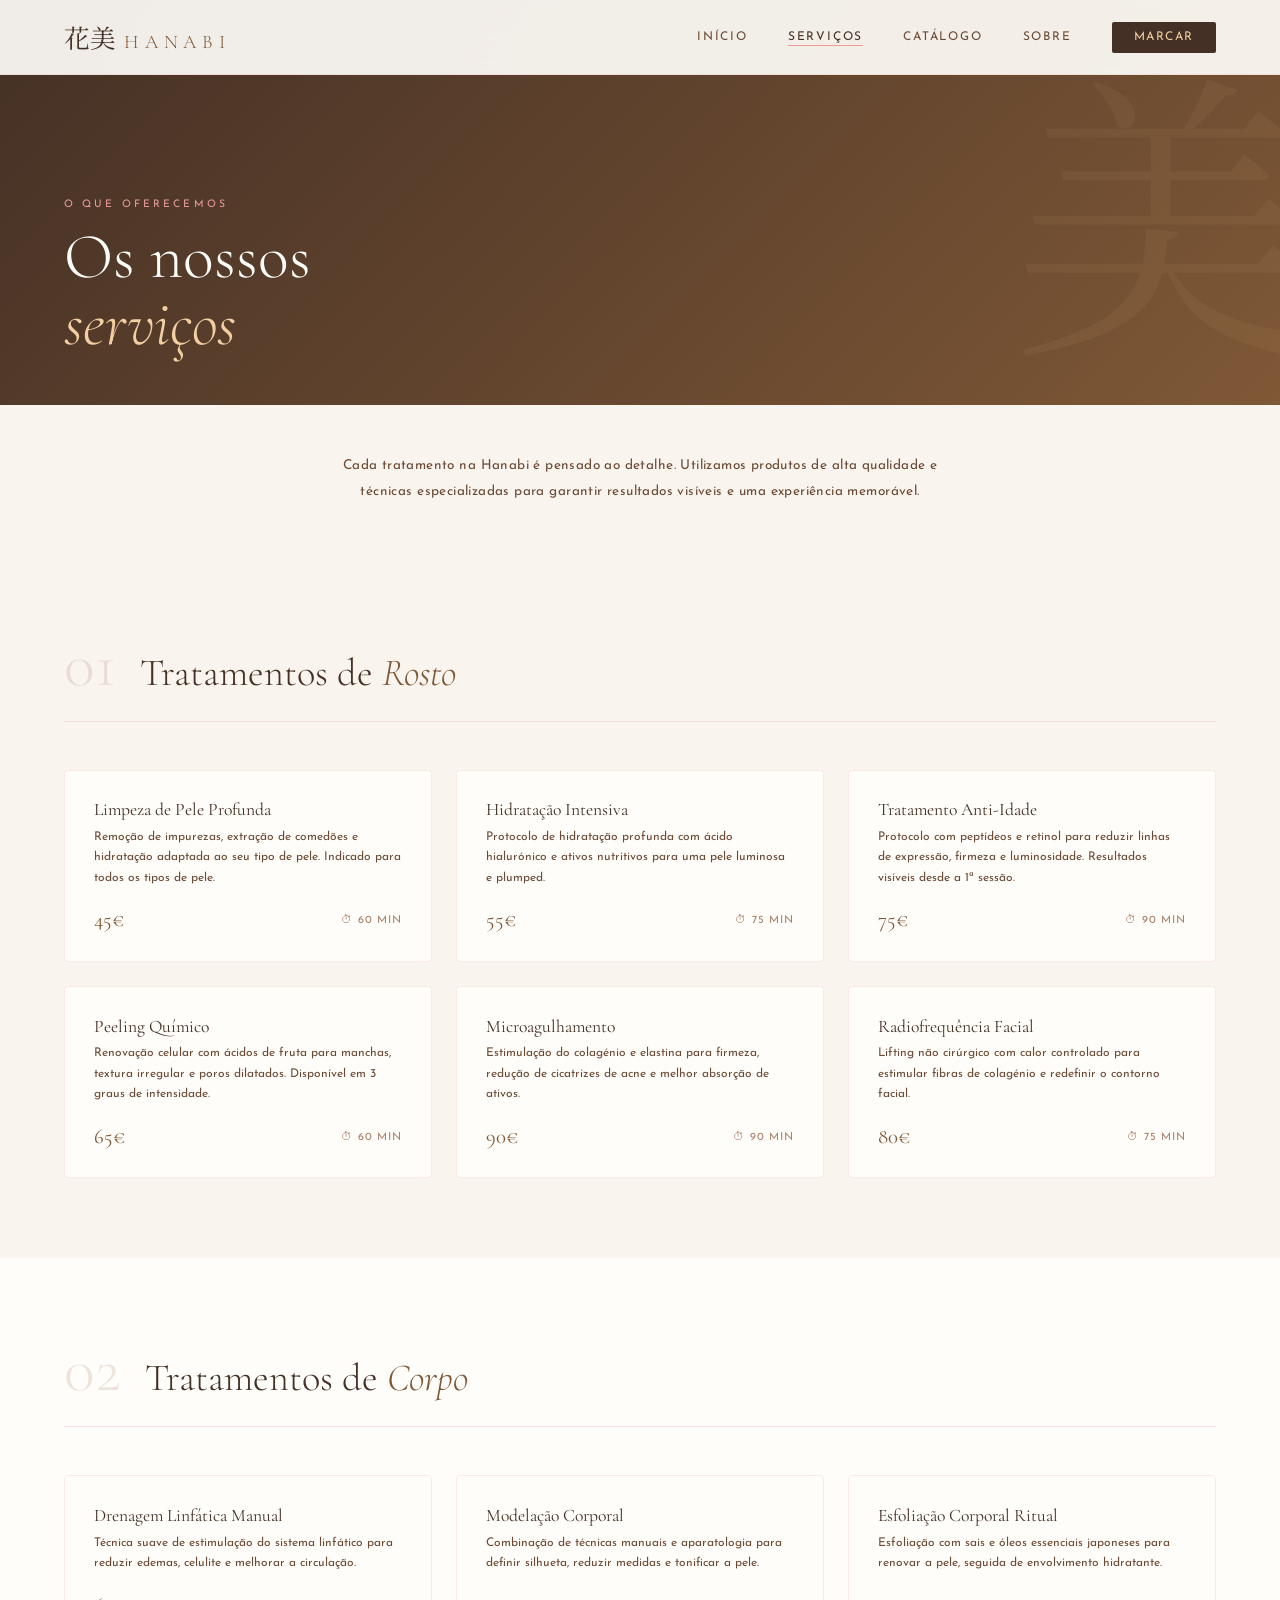
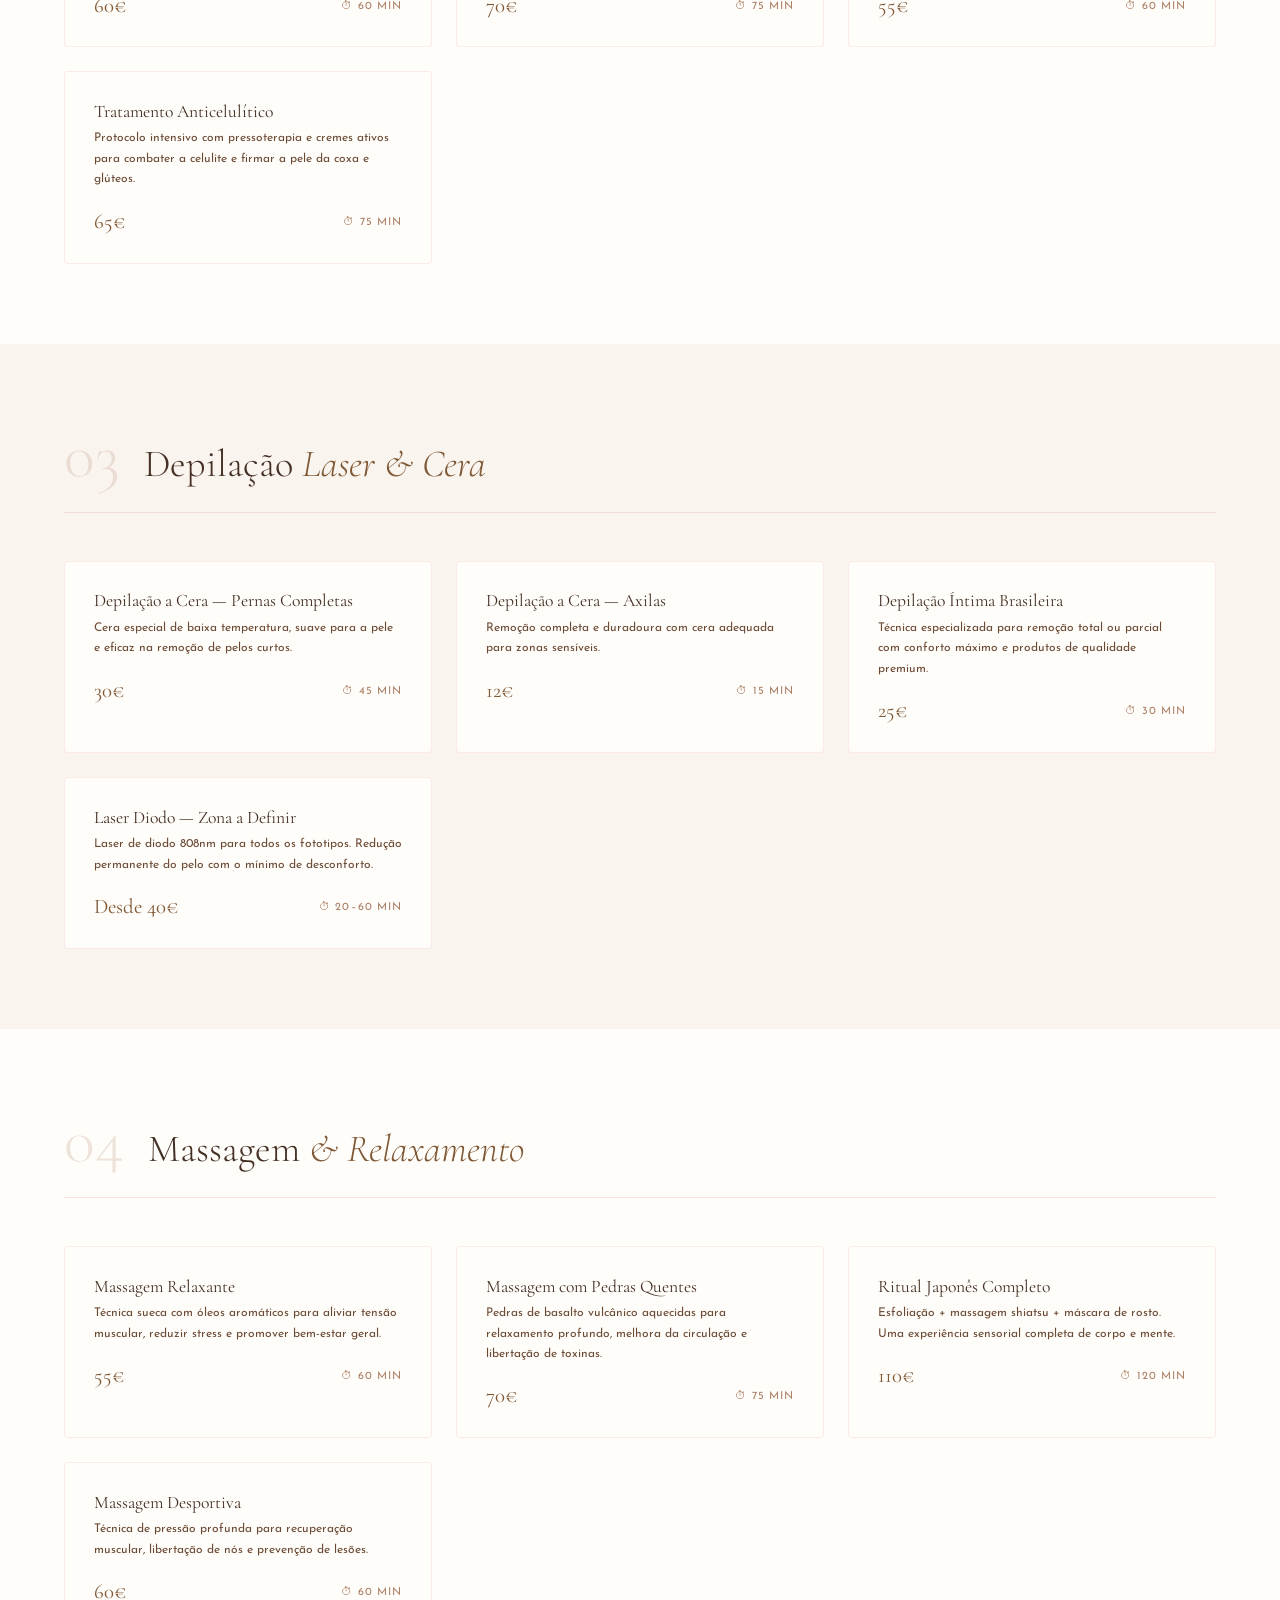
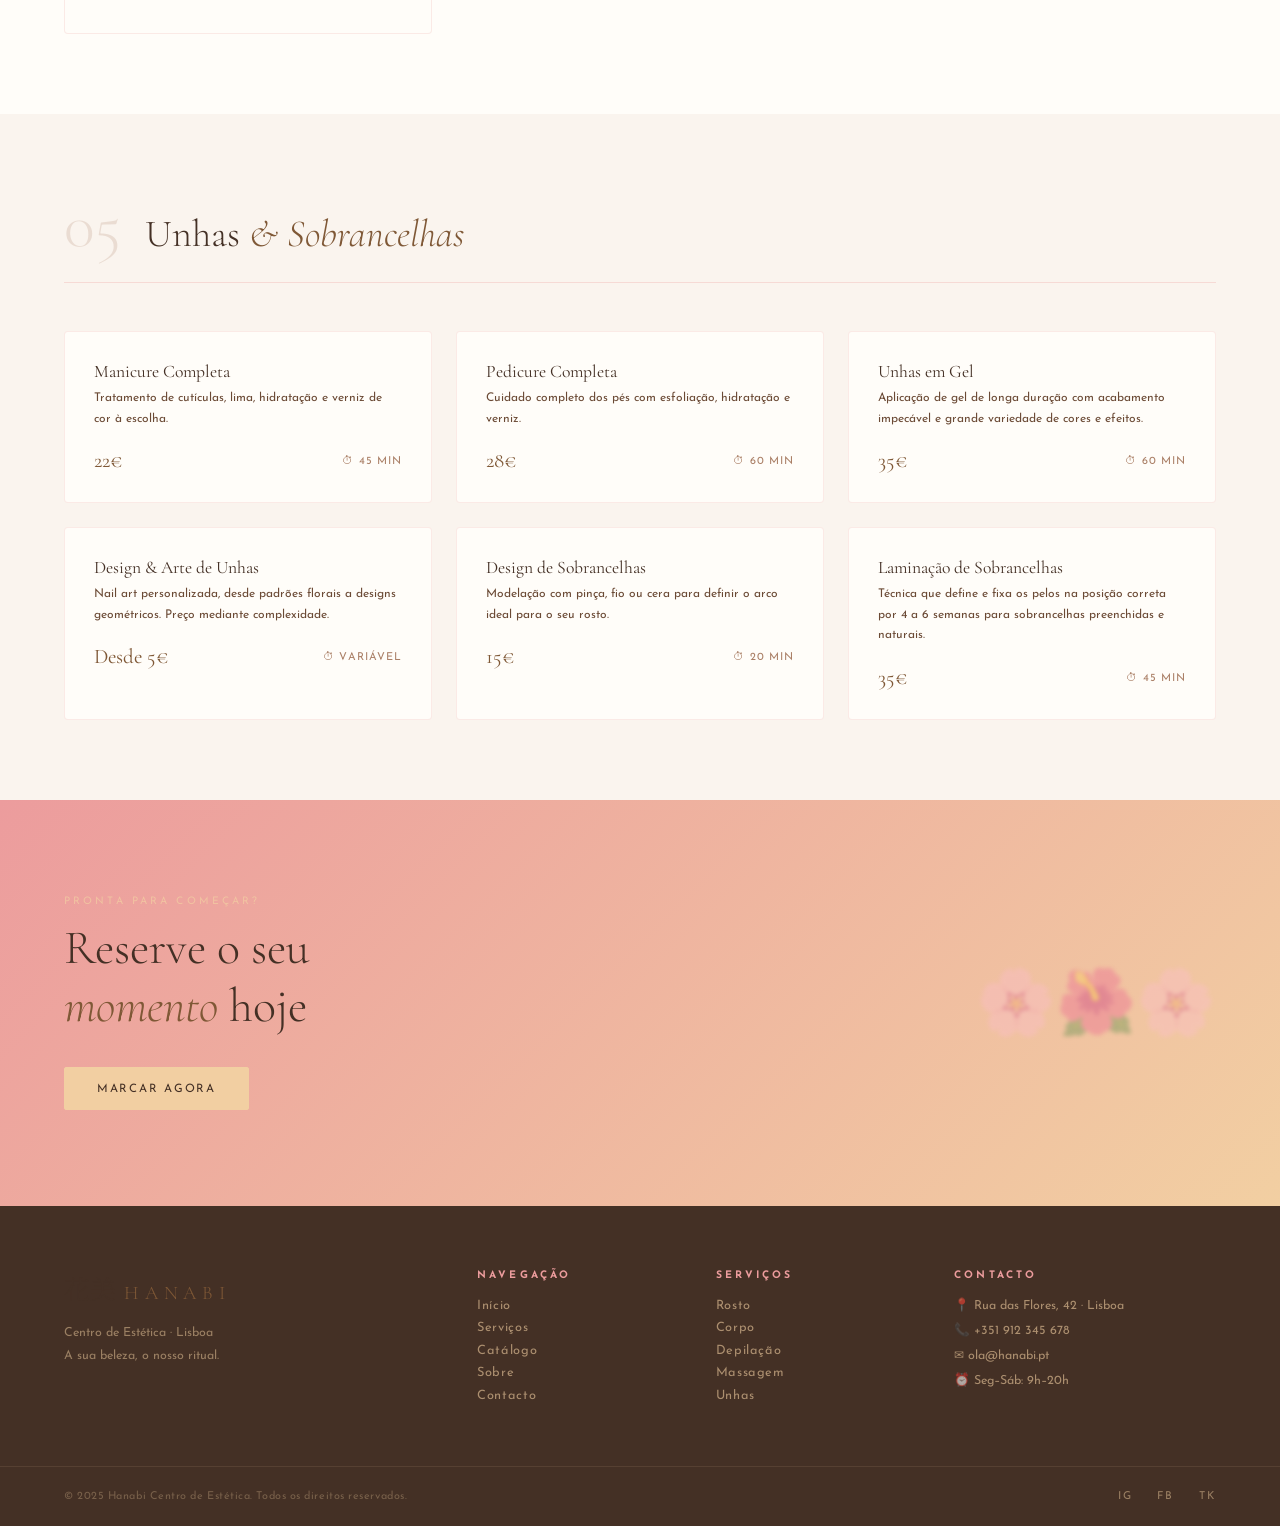
<file: projects/site-beauty/s.beauty.html>
<!DOCTYPE html>
<html lang="pt">
<head>
  <meta charset="UTF-8">
  <meta name="viewport" content="width=device-width, initial-scale=1.0">
  <title>Serviços — 花美 Hanabi</title>
  <link rel="preconnect" href="https://fonts.googleapis.com">
  <link href="https://fonts.googleapis.com/css2?family=Cormorant+Garamond:ital,wght@0,300;0,400;0,500;0,600;1,300;1,400&family=Josefin+Sans:wght@200;300;400&family=Noto+Serif+JP:wght@300;400&display=swap" rel="stylesheet">
  <link rel="stylesheet" href="beauty.css">
</head>
<body>

  <nav class="nav" id="nav">
    <div class="nav-logo" onclick="location.href='beauty.html'">
      <span class="logo-jp">花美</span>
      <span class="logo-en">Hanabi</span>
    </div>
    <div class="nav-links" id="navLinks">
      <a href="beauty.html" class="nav-link">Início</a>
      <a href="s.beauty.html" class="nav-link active">Serviços</a>
      <a href="catalogo.beauty.html" class="nav-link">Catálogo</a>
      <a href="about.beauty.html" class="nav-link">Sobre</a>
      <a href="cta.beauty.html" class="nav-link nav-cta">Marcar</a>
    </div>
    <button class="burger" id="burger" aria-label="Menu">
      <span></span><span></span><span></span>
    </button>
  </nav>

  <!-- PAGE HERO -->
  <section class="page-hero">
    <div class="page-hero-bg">美</div>
    <div>
      <p>O Que Oferecemos</p>
      <h1>Os nossos<br><em>serviços</em></h1>
    </div>
  </section>

  <!-- INTRO -->
  <div style="background: var(--cream); padding: 3rem 4rem; text-align: center;">
    <p class="body-text" style="margin: 0 auto; max-width: 600px; text-align: center;">
      Cada tratamento na Hanabi é pensado ao detalhe. Utilizamos produtos de alta qualidade e técnicas especializadas para garantir resultados visíveis e uma experiência memorável.
    </p>
  </div>

  <!-- ROSTO -->
  <section class="srv-cat" id="rosto">
    <div class="srv-cat-header">
      <span class="srv-cat-num">01</span>
      <h2>Tratamentos de <em>Rosto</em></h2>
    </div>
    <div class="srv-items">
      <div class="srv-item">
        <div class="srv-item-name">Limpeza de Pele Profunda</div>
        <div class="srv-item-desc">Remoção de impurezas, extração de comedões e hidratação adaptada ao seu tipo de pele. Indicado para todos os tipos de pele.</div>
        <div class="srv-item-footer">
          <span class="srv-item-price">45€</span>
          <span class="srv-item-time">⏱ 60 min</span>
        </div>
      </div>
      <div class="srv-item">
        <div class="srv-item-name">Hidratação Intensiva</div>
        <div class="srv-item-desc">Protocolo de hidratação profunda com ácido hialurónico e ativos nutritivos para uma pele luminosa e plumped.</div>
        <div class="srv-item-footer">
          <span class="srv-item-price">55€</span>
          <span class="srv-item-time">⏱ 75 min</span>
        </div>
      </div>
      <div class="srv-item">
        <div class="srv-item-name">Tratamento Anti-Idade</div>
        <div class="srv-item-desc">Protocolo com peptídeos e retinol para reduzir linhas de expressão, firmeza e luminosidade. Resultados visíveis desde a 1ª sessão.</div>
        <div class="srv-item-footer">
          <span class="srv-item-price">75€</span>
          <span class="srv-item-time">⏱ 90 min</span>
        </div>
      </div>
      <div class="srv-item">
        <div class="srv-item-name">Peeling Químico</div>
        <div class="srv-item-desc">Renovação celular com ácidos de fruta para manchas, textura irregular e poros dilatados. Disponível em 3 graus de intensidade.</div>
        <div class="srv-item-footer">
          <span class="srv-item-price">65€</span>
          <span class="srv-item-time">⏱ 60 min</span>
        </div>
      </div>
      <div class="srv-item">
        <div class="srv-item-name">Microagulhamento</div>
        <div class="srv-item-desc">Estimulação do colagénio e elastina para firmeza, redução de cicatrizes de acne e melhor absorção de ativos.</div>
        <div class="srv-item-footer">
          <span class="srv-item-price">90€</span>
          <span class="srv-item-time">⏱ 90 min</span>
        </div>
      </div>
      <div class="srv-item">
        <div class="srv-item-name">Radiofrequência Facial</div>
        <div class="srv-item-desc">Lifting não cirúrgico com calor controlado para estimular fibras de colagénio e redefinir o contorno facial.</div>
        <div class="srv-item-footer">
          <span class="srv-item-price">80€</span>
          <span class="srv-item-time">⏱ 75 min</span>
        </div>
      </div>
    </div>
  </section>

  <!-- CORPO -->
  <section class="srv-cat" id="corpo">
    <div class="srv-cat-header">
      <span class="srv-cat-num">02</span>
      <h2>Tratamentos de <em>Corpo</em></h2>
    </div>
    <div class="srv-items">
      <div class="srv-item">
        <div class="srv-item-name">Drenagem Linfática Manual</div>
        <div class="srv-item-desc">Técnica suave de estimulação do sistema linfático para reduzir edemas, celulite e melhorar a circulação.</div>
        <div class="srv-item-footer">
          <span class="srv-item-price">60€</span>
          <span class="srv-item-time">⏱ 60 min</span>
        </div>
      </div>
      <div class="srv-item">
        <div class="srv-item-name">Modelação Corporal</div>
        <div class="srv-item-desc">Combinação de técnicas manuais e aparatologia para definir silhueta, reduzir medidas e tonificar a pele.</div>
        <div class="srv-item-footer">
          <span class="srv-item-price">70€</span>
          <span class="srv-item-time">⏱ 75 min</span>
        </div>
      </div>
      <div class="srv-item">
        <div class="srv-item-name">Esfoliação Corporal Ritual</div>
        <div class="srv-item-desc">Esfoliação com sais e óleos essenciais japoneses para renovar a pele, seguida de envolvimento hidratante.</div>
        <div class="srv-item-footer">
          <span class="srv-item-price">55€</span>
          <span class="srv-item-time">⏱ 60 min</span>
        </div>
      </div>
      <div class="srv-item">
        <div class="srv-item-name">Tratamento Anticelulítico</div>
        <div class="srv-item-desc">Protocolo intensivo com pressoterapia e cremes ativos para combater a celulite e firmar a pele da coxa e glúteos.</div>
        <div class="srv-item-footer">
          <span class="srv-item-price">65€</span>
          <span class="srv-item-time">⏱ 75 min</span>
        </div>
      </div>
    </div>
  </section>

  <!-- DEPILAÇÃO -->
  <section class="srv-cat" id="depilacao">
    <div class="srv-cat-header">
      <span class="srv-cat-num">03</span>
      <h2>Depilação <em>Laser & Cera</em></h2>
    </div>
    <div class="srv-items">
      <div class="srv-item">
        <div class="srv-item-name">Depilação a Cera — Pernas Completas</div>
        <div class="srv-item-desc">Cera especial de baixa temperatura, suave para a pele e eficaz na remoção de pelos curtos.</div>
        <div class="srv-item-footer">
          <span class="srv-item-price">30€</span>
          <span class="srv-item-time">⏱ 45 min</span>
        </div>
      </div>
      <div class="srv-item">
        <div class="srv-item-name">Depilação a Cera — Axilas</div>
        <div class="srv-item-desc">Remoção completa e duradoura com cera adequada para zonas sensíveis.</div>
        <div class="srv-item-footer">
          <span class="srv-item-price">12€</span>
          <span class="srv-item-time">⏱ 15 min</span>
        </div>
      </div>
      <div class="srv-item">
        <div class="srv-item-name">Depilação Íntima Brasileira</div>
        <div class="srv-item-desc">Técnica especializada para remoção total ou parcial com conforto máximo e produtos de qualidade premium.</div>
        <div class="srv-item-footer">
          <span class="srv-item-price">25€</span>
          <span class="srv-item-time">⏱ 30 min</span>
        </div>
      </div>
      <div class="srv-item">
        <div class="srv-item-name">Laser Diodo — Zona a Definir</div>
        <div class="srv-item-desc">Laser de diodo 808nm para todos os fototipos. Redução permanente do pelo com o mínimo de desconforto.</div>
        <div class="srv-item-footer">
          <span class="srv-item-price">Desde 40€</span>
          <span class="srv-item-time">⏱ 20–60 min</span>
        </div>
      </div>
    </div>
  </section>

  <!-- MASSAGEM -->
  <section class="srv-cat" id="massagem">
    <div class="srv-cat-header">
      <span class="srv-cat-num">04</span>
      <h2>Massagem <em>& Relaxamento</em></h2>
    </div>
    <div class="srv-items">
      <div class="srv-item">
        <div class="srv-item-name">Massagem Relaxante</div>
        <div class="srv-item-desc">Técnica sueca com óleos aromáticos para aliviar tensão muscular, reduzir stress e promover bem-estar geral.</div>
        <div class="srv-item-footer">
          <span class="srv-item-price">55€</span>
          <span class="srv-item-time">⏱ 60 min</span>
        </div>
      </div>
      <div class="srv-item">
        <div class="srv-item-name">Massagem com Pedras Quentes</div>
        <div class="srv-item-desc">Pedras de basalto vulcânico aquecidas para relaxamento profundo, melhora da circulação e libertação de toxinas.</div>
        <div class="srv-item-footer">
          <span class="srv-item-price">70€</span>
          <span class="srv-item-time">⏱ 75 min</span>
        </div>
      </div>
      <div class="srv-item">
        <div class="srv-item-name">Ritual Japonês Completo</div>
        <div class="srv-item-desc">Esfoliação + massagem shiatsu + máscara de rosto. Uma experiência sensorial completa de corpo e mente.</div>
        <div class="srv-item-footer">
          <span class="srv-item-price">110€</span>
          <span class="srv-item-time">⏱ 120 min</span>
        </div>
      </div>
      <div class="srv-item">
        <div class="srv-item-name">Massagem Desportiva</div>
        <div class="srv-item-desc">Técnica de pressão profunda para recuperação muscular, libertação de nós e prevenção de lesões.</div>
        <div class="srv-item-footer">
          <span class="srv-item-price">60€</span>
          <span class="srv-item-time">⏱ 60 min</span>
        </div>
      </div>
    </div>
  </section>

  <!-- UNHAS -->
  <section class="srv-cat" id="unhas">
    <div class="srv-cat-header">
      <span class="srv-cat-num">05</span>
      <h2>Unhas <em>& Sobrancelhas</em></h2>
    </div>
    <div class="srv-items">
      <div class="srv-item">
        <div class="srv-item-name">Manicure Completa</div>
        <div class="srv-item-desc">Tratamento de cutículas, lima, hidratação e verniz de cor à escolha.</div>
        <div class="srv-item-footer">
          <span class="srv-item-price">22€</span>
          <span class="srv-item-time">⏱ 45 min</span>
        </div>
      </div>
      <div class="srv-item">
        <div class="srv-item-name">Pedicure Completa</div>
        <div class="srv-item-desc">Cuidado completo dos pés com esfoliação, hidratação e verniz.</div>
        <div class="srv-item-footer">
          <span class="srv-item-price">28€</span>
          <span class="srv-item-time">⏱ 60 min</span>
        </div>
      </div>
      <div class="srv-item">
        <div class="srv-item-name">Unhas em Gel</div>
        <div class="srv-item-desc">Aplicação de gel de longa duração com acabamento impecável e grande variedade de cores e efeitos.</div>
        <div class="srv-item-footer">
          <span class="srv-item-price">35€</span>
          <span class="srv-item-time">⏱ 60 min</span>
        </div>
      </div>
      <div class="srv-item">
        <div class="srv-item-name">Design & Arte de Unhas</div>
        <div class="srv-item-desc">Nail art personalizada, desde padrões florais a designs geométricos. Preço mediante complexidade.</div>
        <div class="srv-item-footer">
          <span class="srv-item-price">Desde 5€</span>
          <span class="srv-item-time">⏱ Variável</span>
        </div>
      </div>
      <div class="srv-item">
        <div class="srv-item-name">Design de Sobrancelhas</div>
        <div class="srv-item-desc">Modelação com pinça, fio ou cera para definir o arco ideal para o seu rosto.</div>
        <div class="srv-item-footer">
          <span class="srv-item-price">15€</span>
          <span class="srv-item-time">⏱ 20 min</span>
        </div>
      </div>
      <div class="srv-item">
        <div class="srv-item-name">Laminação de Sobrancelhas</div>
        <div class="srv-item-desc">Técnica que define e fixa os pelos na posição correta por 4 a 6 semanas para sobrancelhas preenchidas e naturais.</div>
        <div class="srv-item-footer">
          <span class="srv-item-price">35€</span>
          <span class="srv-item-time">⏱ 45 min</span>
        </div>
      </div>
    </div>
  </section>

  <!-- CTA -->
  <section class="cta-banner">
    <div class="cta-banner-content">
      <p class="label light">Pronta para começar?</p>
      <h2>Reserve o seu<br><em>momento</em> hoje</h2>
      <a href="contacto.html" class="btn-primary light">Marcar Agora</a>
    </div>
    <div class="cta-petals">🌸🌺🌸</div>
  </section>

  <footer class="footer">
    <div class="footer-top">
      <div class="footer-brand">
        <div class="nav-logo"><span class="logo-jp">花美</span><span class="logo-en">Hanabi</span></div>
        <p>Centro de Estética · Lisboa<br>A sua beleza, o nosso ritual.</p>
      </div>
      <div class="footer-links">
        <h5>Navegação</h5>
        <a href="beauty.html">Início</a>
        <a href="s.beauty.html">Serviços</a>
        <a href="catalogo.beauty.html">Catálogo</a>
        <a href="about.beauty.html">Sobre</a>
        <a href="cta.beauty.html">Contacto</a>
      </div>
      <div class="footer-links">
        <h5>Serviços</h5>
        <a href="#rosto">Rosto</a>
        <a href="#corpo">Corpo</a>
        <a href="#depilacao">Depilação</a>
        <a href="#massagem">Massagem</a>
        <a href="#unhas">Unhas</a>
      </div>
      <div class="footer-contact">
        <h5>Contacto</h5>
        <p>📍 Rua das Flores, 42 · Lisboa</p>
        <p>📞 +351 912 345 678</p>
        <p>✉ ola@hanabi.pt</p>
        <p>⏰ Seg–Sáb: 9h–20h</p>
      </div>
    </div>
    <div class="footer-bottom">
      <p>© 2025 Hanabi Centro de Estética. Todos os direitos reservados.</p>
      <div class="footer-socials"><a href="#">IG</a><a href="#">FB</a><a href="#">TK</a></div>
    </div>
  </footer>

  <script src="beauty.js"></script>
</body>
</html>
</file>
<file: projects/site-beauty/beauty.css>
/* ===== VARIABLES ===== */
:root {
  --dark-choc: #443025;
  --aloewood: #7F5836;
  --milk-tea: #AA7F66;
  --sakura: #EC9C9D;
  --misty: #F2CFA2;
  --cream: #FAF4EE;
  --white: #FFFDF9;
  --text-dark: #2A1A10;
  --text-mid: #6B4A35;
  --font-display: 'Cormorant Garamond', serif;
  --font-body: 'Josefin Sans', sans-serif;
  --font-jp: 'Noto Serif JP', serif;
  --transition: 0.4s cubic-bezier(0.25, 0.46, 0.45, 0.94);
  --shadow: 0 20px 60px rgba(68,48,37,0.15);
  --shadow-lg: 0 40px 100px rgba(68,48,37,0.2);
}

/* ===== RESET ===== */
*, *::before, *::after { margin: 0; padding: 0; box-sizing: border-box; }
html { scroll-behavior: smooth; }
body {
  font-family: var(--font-body);
  background: var(--white);
  color: var(--text-dark);
  overflow-x: hidden;
  cursor: default;
}
a { text-decoration: none; color: inherit; }
img { max-width: 100%; }

/* ===== SCROLLBAR ===== */
::-webkit-scrollbar { width: 6px; }
::-webkit-scrollbar-track { background: var(--cream); }
::-webkit-scrollbar-thumb { background: var(--sakura); border-radius: 3px; }

/* ===== NAV ===== */
.nav {
  position: fixed;
  top: 0; left: 0; right: 0;
  z-index: 100;
  display: flex;
  align-items: center;
  justify-content: space-between;
  padding: 1.2rem 4rem;
  background: rgba(255,253,249,0.92);
  backdrop-filter: blur(20px);
  -webkit-backdrop-filter: blur(20px);
  border-bottom: 1px solid rgba(236,156,157,0.2);
  transition: var(--transition);
}
.nav.scrolled {
  padding: 0.8rem 4rem;
  box-shadow: 0 4px 30px rgba(68,48,37,0.08);
}
.nav-logo {
  display: flex;
  align-items: baseline;
  gap: 0.5rem;
  cursor: pointer;
}
.logo-jp {
  font-family: var(--font-jp);
  font-size: 1.6rem;
  color: var(--dark-choc);
}
.logo-en {
  font-family: var(--font-display);
  font-size: 1.2rem;
  font-weight: 300;
  letter-spacing: 0.3em;
  color: var(--aloewood);
  text-transform: uppercase;
}
.nav-links {
  display: flex;
  align-items: center;
  gap: 2.5rem;
}
.nav-link {
  font-size: 0.75rem;
  letter-spacing: 0.15em;
  text-transform: uppercase;
  color: var(--text-mid);
  transition: color 0.3s;
  position: relative;
}
.nav-link::after {
  content: '';
  position: absolute;
  bottom: -3px; left: 0;
  width: 0; height: 1px;
  background: var(--sakura);
  transition: width 0.3s;
}
.nav-link:hover::after,
.nav-link.active::after { width: 100%; }
.nav-link:hover, .nav-link.active { color: var(--dark-choc); }
.nav-cta {
  background: var(--dark-choc);
  color: var(--misty) !important;
  padding: 0.6rem 1.4rem;
  border-radius: 2px;
  letter-spacing: 0.12em;
  transition: background 0.3s, transform 0.2s;
}
.nav-cta::after { display: none; }
.nav-cta:hover { background: var(--aloewood); transform: translateY(-1px); }

.burger {
  display: none;
  flex-direction: column;
  gap: 5px;
  background: none;
  border: none;
  cursor: pointer;
  padding: 4px;
}
.burger span {
  display: block;
  width: 24px; height: 1.5px;
  background: var(--dark-choc);
  transition: var(--transition);
}

/* ===== HERO ===== */
.hero {
  min-height: 100vh;
  display: grid;
  grid-template-columns: 1fr 1fr;
  align-items: center;
  padding: 8rem 4rem 4rem;
  position: relative;
  overflow: hidden;
  background: linear-gradient(135deg, var(--white) 60%, var(--misty) 100%);
}
.hero-bg-text {
  position: absolute;
  right: -2rem; top: 50%;
  transform: translateY(-50%);
  font-family: var(--font-jp);
  font-size: clamp(200px, 30vw, 400px);
  color: rgba(236,156,157,0.08);
  pointer-events: none;
  user-select: none;
  line-height: 1;
}
.hero-petals {
  position: absolute;
  inset: 0;
  pointer-events: none;
  overflow: hidden;
}
.petal {
  position: absolute;
  top: -30px;
  font-size: 1.2rem;
  opacity: 0;
  animation: petalFall linear infinite;
}
@keyframes petalFall {
  0% { transform: translateY(-30px) rotate(0deg); opacity: 0.7; }
  100% { transform: translateY(110vh) rotate(720deg); opacity: 0; }
}
.hero-eyebrow {
  font-size: 0.7rem;
  letter-spacing: 0.3em;
  text-transform: uppercase;
  color: var(--sakura);
  margin-bottom: 1rem;
  opacity: 0;
  animation: fadeUp 0.8s 0.2s forwards;
}
.hero-title {
  font-family: var(--font-display);
  font-size: clamp(3rem, 6vw, 5.5rem);
  font-weight: 300;
  line-height: 1.05;
  color: var(--dark-choc);
  margin-bottom: 1.5rem;
  opacity: 0;
  animation: fadeUp 0.8s 0.4s forwards;
}
.hero-title em {
  font-style: italic;
  color: var(--aloewood);
}
.hero-sub {
  font-size: 0.85rem;
  line-height: 1.8;
  color: var(--text-mid);
  max-width: 380px;
  margin-bottom: 2.5rem;
  letter-spacing: 0.05em;
  opacity: 0;
  animation: fadeUp 0.8s 0.6s forwards;
}
.hero-actions {
  display: flex;
  gap: 1.2rem;
  flex-wrap: wrap;
  opacity: 0;
  animation: fadeUp 0.8s 0.8s forwards;
}
.hero-visual {
  display: flex;
  justify-content: center;
  align-items: center;
  position: relative;
  height: 500px;
  opacity: 0;
  animation: fadeIn 1.2s 0.6s forwards;
}
.hero-circle {
  position: absolute;
  width: 380px; height: 380px;
  border-radius: 50%;
  background: linear-gradient(135deg, var(--sakura) 0%, var(--misty) 100%);
  opacity: 0.5;
}
.hero-circle--2 {
  width: 280px; height: 280px;
  background: linear-gradient(135deg, var(--misty) 0%, var(--sakura) 100%);
  opacity: 0.8;
  top: 50px; right: 60px;
}
.hero-badge {
  position: absolute;
  bottom: 40px; left: 50%;
  transform: translateX(-50%);
  background: var(--dark-choc);
  color: var(--misty);
  border-radius: 100px;
  padding: 0.8rem 1.6rem;
  display: flex;
  align-items: center;
  gap: 0.8rem;
  z-index: 2;
  box-shadow: var(--shadow);
}
.badge-num {
  font-family: var(--font-jp);
  font-size: 1.4rem;
}
.badge-text {
  font-size: 0.7rem;
  letter-spacing: 0.2em;
  text-transform: uppercase;
}
.hero-scroll {
  position: absolute;
  bottom: 2rem; left: 4rem;
  display: flex;
  align-items: center;
  gap: 1rem;
  font-size: 0.65rem;
  letter-spacing: 0.2em;
  text-transform: uppercase;
  color: var(--milk-tea);
}
.scroll-line {
  width: 50px; height: 1px;
  background: var(--sakura);
}

/* ===== BUTTONS ===== */
.btn-primary {
  display: inline-block;
  background: var(--dark-choc);
  color: var(--misty);
  padding: 0.9rem 2rem;
  font-family: var(--font-body);
  font-size: 0.72rem;
  letter-spacing: 0.15em;
  text-transform: uppercase;
  border: 1px solid var(--dark-choc);
  border-radius: 2px;
  transition: all 0.3s;
  cursor: pointer;
}
.btn-primary:hover {
  background: var(--aloewood);
  border-color: var(--aloewood);
  transform: translateY(-2px);
  box-shadow: 0 8px 20px rgba(68,48,37,0.2);
}
.btn-primary.light {
  background: var(--misty);
  color: var(--dark-choc);
  border-color: var(--misty);
}
.btn-primary.light:hover {
  background: var(--white);
  border-color: var(--white);
}
.btn-ghost {
  display: inline-block;
  background: transparent;
  color: var(--dark-choc);
  padding: 0.9rem 2rem;
  font-family: var(--font-body);
  font-size: 0.72rem;
  letter-spacing: 0.15em;
  text-transform: uppercase;
  border: 1px solid var(--milk-tea);
  border-radius: 2px;
  transition: all 0.3s;
}
.btn-ghost:hover {
  border-color: var(--dark-choc);
  background: rgba(68,48,37,0.04);
  transform: translateY(-2px);
}
.link-arrow {
  display: inline-block;
  font-size: 0.75rem;
  letter-spacing: 0.1em;
  color: var(--aloewood);
  text-transform: uppercase;
  transition: gap 0.3s, color 0.3s;
  position: relative;
}
.link-arrow:hover { color: var(--dark-choc); }

/* ===== STRIP ===== */
.strip {
  background: var(--dark-choc);
  color: var(--misty);
  padding: 1rem 0;
  overflow: hidden;
}
.strip-inner {
  display: flex;
  gap: 1.5rem;
  white-space: nowrap;
  animation: scroll 20s linear infinite;
  font-size: 0.7rem;
  letter-spacing: 0.2em;
  text-transform: uppercase;
}
.strip .sep { color: var(--sakura); }
@keyframes scroll {
  0% { transform: translateX(0); }
  100% { transform: translateX(-50%); }
}

/* ===== SECTIONS ===== */
.section { padding: 6rem 4rem; }
.label {
  font-size: 0.65rem;
  letter-spacing: 0.3em;
  text-transform: uppercase;
  color: var(--sakura);
  margin-bottom: 0.8rem;
}
.label.light { color: rgba(242,207,162,0.7); }
.label.center { text-align: center; }
.section-title {
  font-family: var(--font-display);
  font-size: clamp(2.2rem, 4vw, 3.5rem);
  font-weight: 300;
  line-height: 1.1;
  color: var(--dark-choc);
  margin-bottom: 1.5rem;
}
.section-title em {
  font-style: italic;
  color: var(--aloewood);
}
.section-title.light { color: var(--white); }
.section-title.center { text-align: center; }
.body-text {
  font-size: 0.85rem;
  line-height: 1.9;
  color: var(--text-mid);
  max-width: 480px;
  margin-bottom: 1rem;
  letter-spacing: 0.03em;
}

/* ===== INTRO ===== */
.intro {
  display: grid;
  grid-template-columns: 1fr 1fr;
  gap: 6rem;
  align-items: center;
  background: var(--cream);
}
.intro-img-wrap {
  position: relative;
  height: 500px;
}
.intro-img-block {
  position: absolute;
  border-radius: 4px;
  box-shadow: var(--shadow);
}
.intro-img-block--1 {
  width: 75%; height: 70%;
  top: 0; left: 0;
  background: linear-gradient(135deg, var(--sakura) 0%, var(--misty) 100%);
  opacity: 0.9;
}
.intro-img-block--2 {
  width: 55%; height: 55%;
  bottom: 0; right: 0;
  background: linear-gradient(135deg, var(--dark-choc) 0%, var(--aloewood) 100%);
  display: flex;
  align-items: center;
  justify-content: center;
  font-family: var(--font-jp);
  font-size: 6rem;
  color: rgba(242,207,162,0.2);
  overflow: hidden;
}
.intro-img-block--2::after {
  content: '花';
  font-family: var(--font-jp);
  font-size: 6rem;
  color: rgba(242,207,162,0.3);
}
.intro-tag {
  position: absolute;
  top: 30%; right: -1.5rem;
  background: var(--white);
  color: var(--dark-choc);
  padding: 0.8rem 1.2rem;
  font-size: 0.7rem;
  letter-spacing: 0.2em;
  text-transform: uppercase;
  box-shadow: var(--shadow);
  border-radius: 2px;
}

/* ===== SERVICES GRID ===== */
.services-prev { background: var(--white); }
.services-prev-header {
  display: flex;
  align-items: flex-end;
  justify-content: space-between;
  margin-bottom: 3rem;
}
.services-grid {
  display: grid;
  grid-template-columns: 1fr 1fr 1fr;
  grid-template-rows: auto auto;
  gap: 1.2rem;
}
.srv-card--wide {
  grid-column: span 2;
}
.srv-card {
  position: relative;
  border-radius: 6px;
  padding: 2.5rem 2rem;
  overflow: hidden;
  cursor: pointer;
  transition: transform 0.3s, box-shadow 0.3s;
  min-height: 220px;
  display: flex;
  flex-direction: column;
  justify-content: flex-end;
}
.srv-card:hover {
  transform: translateY(-6px);
  box-shadow: var(--shadow-lg);
}
.srv-card-bg {
  position: absolute;
  inset: 0;
  border-radius: 6px;
}
.srv-num {
  position: absolute;
  top: 1.5rem; right: 1.5rem;
  font-family: var(--font-display);
  font-size: 3.5rem;
  font-weight: 300;
  color: rgba(255,255,255,0.15);
  line-height: 1;
}
.srv-icon {
  position: relative;
  font-size: 1.5rem;
  color: rgba(255,255,255,0.6);
  margin-bottom: 0.8rem;
}
.srv-title {
  position: relative;
  font-family: var(--font-display);
  font-size: 1.6rem;
  font-weight: 400;
  color: var(--white);
  line-height: 1.2;
  margin-bottom: 0.6rem;
}
.srv-desc {
  position: relative;
  font-size: 0.78rem;
  color: rgba(255,255,255,0.75);
  line-height: 1.7;
  margin-bottom: 1rem;
}
.srv-link {
  position: relative;
  font-size: 0.68rem;
  letter-spacing: 0.15em;
  text-transform: uppercase;
  color: rgba(255,255,255,0.85);
  transition: letter-spacing 0.3s;
}
.srv-card:hover .srv-link { letter-spacing: 0.25em; }

.desktop-only { display: block; }
.mobile-only { display: none; }

/* ===== RITUAL ===== */
.ritual {
  background: linear-gradient(135deg, var(--dark-choc) 0%, #2A1A10 100%);
  position: relative;
  overflow: hidden;
}
.ritual-bg-text {
  position: absolute;
  left: -4rem; top: 50%;
  transform: translateY(-50%);
  font-family: var(--font-jp);
  font-size: 300px;
  color: rgba(242,207,162,0.04);
  pointer-events: none;
  line-height: 1;
}
.ritual-content { position: relative; z-index: 1; }
.ritual-steps {
  display: flex;
  align-items: center;
  gap: 2rem;
  margin-top: 3rem;
}
.ritual-step {
  flex: 1;
  text-align: center;
}
.step-circle {
  width: 64px; height: 64px;
  border: 1px solid var(--sakura);
  border-radius: 50%;
  display: flex;
  align-items: center;
  justify-content: center;
  font-family: var(--font-display);
  font-size: 1.2rem;
  font-weight: 300;
  color: var(--sakura);
  margin: 0 auto 1.2rem;
}
.ritual-step h4 {
  font-family: var(--font-display);
  font-size: 1.4rem;
  font-weight: 400;
  color: var(--misty);
  margin-bottom: 0.8rem;
}
.ritual-step p {
  font-size: 0.78rem;
  line-height: 1.8;
  color: rgba(242,207,162,0.6);
  max-width: 220px;
  margin: 0 auto;
}
.ritual-line {
  width: 60px; height: 1px;
  background: linear-gradient(90deg, var(--sakura), transparent);
  flex-shrink: 0;
  margin-top: -40px;
}

/* ===== TESTIMONIALS ===== */
.testimonials { background: var(--cream); }
.testi-grid {
  display: grid;
  grid-template-columns: 1fr 1.2fr 1fr;
  gap: 1.5rem;
  margin-top: 3rem;
}
.testi-card {
  background: var(--white);
  border-radius: 6px;
  padding: 2rem;
  box-shadow: 0 4px 30px rgba(68,48,37,0.07);
  transition: transform 0.3s;
}
.testi-card:hover { transform: translateY(-4px); }
.testi-card--featured {
  background: var(--dark-choc);
  transform: translateY(-10px);
}
.testi-card--featured:hover { transform: translateY(-14px); }
.testi-stars {
  color: var(--sakura);
  font-size: 0.85rem;
  letter-spacing: 0.1em;
  margin-bottom: 1rem;
}
.testi-text {
  font-family: var(--font-display);
  font-size: 1rem;
  font-style: italic;
  line-height: 1.7;
  color: var(--text-mid);
  margin-bottom: 1.5rem;
}
.testi-card--featured .testi-text { color: var(--misty); }
.testi-author {
  display: flex;
  align-items: center;
  gap: 0.8rem;
}
.testi-avatar {
  width: 40px; height: 40px;
  border-radius: 50%;
  background: linear-gradient(135deg, var(--sakura), var(--misty));
  display: flex;
  align-items: center;
  justify-content: center;
  font-size: 0.9rem;
  font-weight: 600;
  color: var(--dark-choc);
  flex-shrink: 0;
}
.testi-author strong {
  display: block;
  font-size: 0.82rem;
  letter-spacing: 0.05em;
  color: var(--dark-choc);
}
.testi-card--featured .testi-author strong { color: var(--misty); }
.testi-author span {
  font-size: 0.68rem;
  letter-spacing: 0.1em;
  color: var(--milk-tea);
  text-transform: uppercase;
}
.testi-card--featured .testi-author span { color: var(--sakura); }

/* ===== CTA BANNER ===== */
.cta-banner {
  background: linear-gradient(135deg, var(--sakura) 0%, var(--misty) 100%);
  padding: 6rem 4rem;
  display: flex;
  align-items: center;
  justify-content: space-between;
  position: relative;
  overflow: hidden;
}
.cta-banner h2 {
  font-family: var(--font-display);
  font-size: clamp(2rem, 4vw, 3rem);
  font-weight: 300;
  color: var(--dark-choc);
  margin: 0.5rem 0 2rem;
}
.cta-banner h2 em { font-style: italic; color: var(--aloewood); }
.cta-petals {
  font-size: 4rem;
  opacity: 0.3;
  filter: blur(2px);
}

/* ===== FOOTER ===== */
.footer { background: var(--dark-choc); color: var(--misty); }
.footer-top {
  display: grid;
  grid-template-columns: 2fr 1fr 1fr 1.5fr;
  gap: 4rem;
  padding: 4rem;
  border-bottom: 1px solid rgba(242,207,162,0.1);
}
.footer-brand .nav-logo { margin-bottom: 1rem; }
.footer-brand p {
  font-size: 0.78rem;
  line-height: 1.8;
  color: rgba(242,207,162,0.5);
}
.footer-links { display: flex; flex-direction: column; gap: 0.6rem; }
.footer-links h5 {
  font-size: 0.65rem;
  letter-spacing: 0.3em;
  text-transform: uppercase;
  color: var(--sakura);
  margin-bottom: 0.5rem;
}
.footer-links a {
  font-size: 0.8rem;
  color: rgba(242,207,162,0.6);
  transition: color 0.3s;
  letter-spacing: 0.05em;
}
.footer-links a:hover { color: var(--misty); }
.footer-contact h5 {
  font-size: 0.65rem;
  letter-spacing: 0.3em;
  text-transform: uppercase;
  color: var(--sakura);
  margin-bottom: 0.8rem;
}
.footer-contact p {
  font-size: 0.78rem;
  line-height: 2;
  color: rgba(242,207,162,0.6);
}
.footer-bottom {
  padding: 1.5rem 4rem;
  display: flex;
  justify-content: space-between;
  align-items: center;
}
.footer-bottom p {
  font-size: 0.68rem;
  color: rgba(242,207,162,0.3);
  letter-spacing: 0.05em;
}
.footer-socials { display: flex; gap: 1.5rem; }
.footer-socials a {
  font-size: 0.68rem;
  letter-spacing: 0.2em;
  color: rgba(242,207,162,0.5);
  transition: color 0.3s;
}
.footer-socials a:hover { color: var(--sakura); }

/* ===== PAGE HERO (inner pages) ===== */
.page-hero {
  min-height: 45vh;
  background: linear-gradient(135deg, var(--dark-choc) 0%, var(--aloewood) 100%);
  display: flex;
  align-items: flex-end;
  padding: 8rem 4rem 3rem;
  position: relative;
  overflow: hidden;
}
.page-hero-bg {
  position: absolute;
  right: -2rem; top: 50%;
  transform: translateY(-50%);
  font-family: var(--font-jp);
  font-size: 300px;
  color: rgba(242,207,162,0.05);
  pointer-events: none;
  line-height: 1;
}
.page-hero p {
  font-size: 0.65rem;
  letter-spacing: 0.3em;
  text-transform: uppercase;
  color: var(--sakura);
  margin-bottom: 0.8rem;
}
.page-hero h1 {
  font-family: var(--font-display);
  font-size: clamp(2.5rem, 5vw, 4.5rem);
  font-weight: 300;
  color: var(--white);
  line-height: 1.05;
}
.page-hero h1 em { font-style: italic; color: var(--misty); }

/* ===== SERVICE CATEGORY ===== */
.srv-cat { padding: 5rem 4rem; }
.srv-cat:nth-child(even) { background: var(--cream); }
.srv-cat-header {
  display: flex;
  align-items: baseline;
  gap: 1.5rem;
  margin-bottom: 3rem;
  padding-bottom: 1.5rem;
  border-bottom: 1px solid rgba(236,156,157,0.3);
}
.srv-cat-num {
  font-family: var(--font-display);
  font-size: 4rem;
  font-weight: 300;
  color: rgba(170,127,102,0.2);
  line-height: 1;
}
.srv-cat-header h2 {
  font-family: var(--font-display);
  font-size: clamp(1.8rem, 3vw, 2.5rem);
  font-weight: 300;
  color: var(--dark-choc);
}
.srv-cat-header h2 em { font-style: italic; color: var(--aloewood); }
.srv-items {
  display: grid;
  grid-template-columns: repeat(auto-fill, minmax(280px, 1fr));
  gap: 1.5rem;
}
.srv-item {
  background: var(--white);
  border-radius: 4px;
  padding: 1.8rem;
  border: 1px solid rgba(236,156,157,0.2);
  transition: all 0.3s;
  cursor: default;
}
.srv-cat:nth-child(even) .srv-item { background: var(--white); }
.srv-item:hover {
  border-color: var(--sakura);
  box-shadow: 0 8px 30px rgba(236,156,157,0.2);
  transform: translateY(-2px);
}
.srv-item-name {
  font-family: var(--font-display);
  font-size: 1.1rem;
  font-weight: 400;
  color: var(--dark-choc);
  margin-bottom: 0.4rem;
}
.srv-item-desc {
  font-size: 0.75rem;
  line-height: 1.7;
  color: var(--text-mid);
  margin-bottom: 1.2rem;
}
.srv-item-footer {
  display: flex;
  justify-content: space-between;
  align-items: center;
}
.srv-item-price {
  font-family: var(--font-display);
  font-size: 1.3rem;
  font-weight: 400;
  color: var(--aloewood);
}
.srv-item-time {
  font-size: 0.68rem;
  letter-spacing: 0.1em;
  color: var(--milk-tea);
  text-transform: uppercase;
}

/* ===== CATALOG PAGE ===== */
.catalog-section { padding: 5rem 4rem; }
.catalog-filters {
  display: flex;
  gap: 0.8rem;
  flex-wrap: wrap;
  margin-bottom: 3rem;
}
.filter-btn {
  background: none;
  border: 1px solid rgba(170,127,102,0.3);
  color: var(--text-mid);
  padding: 0.5rem 1.2rem;
  font-family: var(--font-body);
  font-size: 0.7rem;
  letter-spacing: 0.1em;
  text-transform: uppercase;
  border-radius: 100px;
  cursor: pointer;
  transition: all 0.3s;
}
.filter-btn.active,
.filter-btn:hover {
  background: var(--dark-choc);
  border-color: var(--dark-choc);
  color: var(--misty);
}
.catalog-grid {
  display: grid;
  grid-template-columns: repeat(auto-fill, minmax(300px, 1fr));
  gap: 2rem;
}
.cat-card {
  border-radius: 6px;
  overflow: hidden;
  box-shadow: 0 4px 20px rgba(68,48,37,0.08);
  transition: all 0.3s;
  background: var(--white);
}
.cat-card:hover { transform: translateY(-6px); box-shadow: var(--shadow); }
.cat-card-img {
  height: 200px;
  position: relative;
  overflow: hidden;
}
.cat-card-img-inner {
  width: 100%; height: 100%;
  transition: transform 0.5s;
}
.cat-card:hover .cat-card-img-inner { transform: scale(1.05); }
.cat-badge {
  position: absolute;
  top: 1rem; left: 1rem;
  background: var(--dark-choc);
  color: var(--misty);
  padding: 0.3rem 0.8rem;
  font-size: 0.62rem;
  letter-spacing: 0.15em;
  text-transform: uppercase;
  border-radius: 2px;
}
.cat-card-body { padding: 1.5rem; }
.cat-card-body h3 {
  font-family: var(--font-display);
  font-size: 1.2rem;
  font-weight: 400;
  color: var(--dark-choc);
  margin-bottom: 0.5rem;
}
.cat-card-body p {
  font-size: 0.75rem;
  line-height: 1.7;
  color: var(--text-mid);
  margin-bottom: 1.2rem;
}
.cat-card-footer {
  display: flex;
  justify-content: space-between;
  align-items: center;
  padding-top: 1rem;
  border-top: 1px solid rgba(236,156,157,0.2);
}
.cat-price {
  font-family: var(--font-display);
  font-size: 1.4rem;
  font-weight: 400;
  color: var(--aloewood);
}
.cat-book {
  font-size: 0.65rem;
  letter-spacing: 0.15em;
  text-transform: uppercase;
  color: var(--sakura);
  border: 1px solid var(--sakura);
  padding: 0.4rem 0.9rem;
  border-radius: 2px;
  transition: all 0.3s;
}
.cat-book:hover {
  background: var(--sakura);
  color: var(--white);
}

/* ===== ABOUT PAGE ===== */
.about-story { padding: 6rem 4rem; background: var(--cream); }
.about-story-grid {
  display: grid;
  grid-template-columns: 1fr 1fr;
  gap: 6rem;
  align-items: center;
}
.about-values {
  padding: 6rem 4rem;
  background: var(--white);
}
.values-grid {
  display: grid;
  grid-template-columns: repeat(3, 1fr);
  gap: 2rem;
  margin-top: 3rem;
}
.value-item {
  text-align: center;
  padding: 2rem;
}
.value-icon {
  font-size: 2.5rem;
  margin-bottom: 1rem;
  display: block;
}
.value-item h4 {
  font-family: var(--font-display);
  font-size: 1.3rem;
  font-weight: 400;
  color: var(--dark-choc);
  margin-bottom: 0.8rem;
}
.value-item p {
  font-size: 0.78rem;
  line-height: 1.8;
  color: var(--text-mid);
}
.team-section { padding: 6rem 4rem; background: var(--cream); }
.team-grid {
  display: grid;
  grid-template-columns: repeat(3, 1fr);
  gap: 2rem;
  margin-top: 3rem;
}
.team-card {
  text-align: center;
}
.team-photo {
  width: 150px; height: 150px;
  border-radius: 50%;
  margin: 0 auto 1.2rem;
  display: flex;
  align-items: center;
  justify-content: center;
  font-family: var(--font-jp);
  font-size: 2.5rem;
  color: rgba(255,255,255,0.8);
}
.team-card h4 {
  font-family: var(--font-display);
  font-size: 1.2rem;
  font-weight: 400;
  color: var(--dark-choc);
  margin-bottom: 0.3rem;
}
.team-card .role {
  font-size: 0.68rem;
  letter-spacing: 0.15em;
  text-transform: uppercase;
  color: var(--sakura);
  margin-bottom: 0.8rem;
}
.team-card p {
  font-size: 0.76rem;
  line-height: 1.7;
  color: var(--text-mid);
}

/* ===== CONTACT PAGE ===== */
.contact-section {
  padding: 6rem 4rem;
  display: grid;
  grid-template-columns: 1fr 1fr;
  gap: 6rem;
  background: var(--cream);
  min-height: 70vh;
  align-items: start;
}
.contact-info h2 {
  font-family: var(--font-display);
  font-size: clamp(2rem, 3.5vw, 3rem);
  font-weight: 300;
  color: var(--dark-choc);
  line-height: 1.1;
  margin-bottom: 1.5rem;
}
.contact-info h2 em { font-style: italic; color: var(--aloewood); }
.contact-detail {
  display: flex;
  gap: 1rem;
  margin-bottom: 1.5rem;
  align-items: flex-start;
}
.contact-detail-icon {
  width: 40px; height: 40px;
  background: var(--white);
  border-radius: 50%;
  display: flex;
  align-items: center;
  justify-content: center;
  font-size: 1rem;
  flex-shrink: 0;
  box-shadow: 0 2px 10px rgba(68,48,37,0.1);
}
.contact-detail-text strong {
  display: block;
  font-size: 0.75rem;
  letter-spacing: 0.1em;
  text-transform: uppercase;
  color: var(--dark-choc);
  margin-bottom: 0.2rem;
}
.contact-detail-text p {
  font-size: 0.82rem;
  line-height: 1.7;
  color: var(--text-mid);
}
.contact-form {
  background: var(--white);
  padding: 3rem;
  border-radius: 6px;
  box-shadow: var(--shadow);
}
.contact-form h3 {
  font-family: var(--font-display);
  font-size: 1.8rem;
  font-weight: 300;
  color: var(--dark-choc);
  margin-bottom: 2rem;
}
.form-group {
  margin-bottom: 1.5rem;
}
.form-group label {
  display: block;
  font-size: 0.65rem;
  letter-spacing: 0.2em;
  text-transform: uppercase;
  color: var(--aloewood);
  margin-bottom: 0.5rem;
}
.form-group input,
.form-group select,
.form-group textarea {
  width: 100%;
  background: var(--cream);
  border: 1px solid rgba(170,127,102,0.2);
  border-radius: 3px;
  padding: 0.85rem 1rem;
  font-family: var(--font-body);
  font-size: 0.82rem;
  color: var(--text-dark);
  transition: border-color 0.3s;
  outline: none;
  -webkit-appearance: none;
}
.form-group input:focus,
.form-group select:focus,
.form-group textarea:focus {
  border-color: var(--sakura);
  background: var(--white);
}
.form-group textarea { resize: vertical; min-height: 100px; }
.form-row { display: grid; grid-template-columns: 1fr 1fr; gap: 1rem; }
.form-submit { width: 100%; margin-top: 0.5rem; }

/* ===== ANIMATIONS ===== */
@keyframes fadeUp {
  from { opacity: 0; transform: translateY(30px); }
  to { opacity: 1; transform: translateY(0); }
}
@keyframes fadeIn {
  from { opacity: 0; }
  to { opacity: 1; }
}
.reveal {
  opacity: 0;
  transform: translateY(30px);
  transition: opacity 0.7s ease, transform 0.7s ease;
}
.reveal.visible {
  opacity: 1;
  transform: none;
}

/* ===== SUCCESS MESSAGE ===== */
.success-msg {
  display: none;
  background: rgba(236,156,157,0.15);
  border: 1px solid var(--sakura);
  color: var(--dark-choc);
  padding: 1rem 1.5rem;
  border-radius: 4px;
  font-size: 0.82rem;
  text-align: center;
  margin-top: 1rem;
}

/* ===== RESPONSIVE ===== */
@media (max-width: 1024px) {
  .nav { padding: 1rem 2rem; }
  .nav.scrolled { padding: 0.7rem 2rem; }
  .hero { padding: 7rem 2rem 4rem; }
  .section { padding: 5rem 2rem; }
  .cta-banner { padding: 5rem 2rem; }
  .footer-top { grid-template-columns: 1fr 1fr; gap: 2rem; padding: 3rem 2rem; }
  .footer-bottom { padding: 1.2rem 2rem; }
  .services-prev-header { flex-direction: column; align-items: flex-start; gap: 0.5rem; }
  .testi-grid { grid-template-columns: 1fr; }
  .testi-card--featured { transform: none; }
  .contact-section { grid-template-columns: 1fr; gap: 3rem; }
  .about-story-grid { grid-template-columns: 1fr; gap: 3rem; }
  .values-grid, .team-grid { grid-template-columns: 1fr 1fr; }
}

@media (max-width: 768px) {
  .nav-links {
    display: none;
    position: fixed;
    top: 0; right: 0;
    width: 80vw; height: 100vh;
    background: var(--white);
    flex-direction: column;
    align-items: flex-start;
    justify-content: center;
    padding: 4rem 2.5rem;
    gap: 2rem;
    box-shadow: -10px 0 40px rgba(68,48,37,0.1);
    z-index: 200;
  }
  .nav-links.open { display: flex; }
  .nav-link { font-size: 1rem; }
  .burger { display: flex; z-index: 300; }
  .hero {
    grid-template-columns: 1fr;
    min-height: auto;
    padding: 7rem 1.5rem 4rem;
  }
  .hero-visual { display: none; }
  .hero-scroll { display: none; }
  .services-grid { grid-template-columns: 1fr; }
  .srv-card--wide { grid-column: span 1; }
  .ritual-steps { flex-direction: column; }
  .ritual-line { width: 1px; height: 40px; background: linear-gradient(180deg, var(--sakura), transparent); margin: 0 auto -20px; }
  .intro { grid-template-columns: 1fr; gap: 3rem; padding: 4rem 1.5rem; }
  .intro-img-wrap { height: 300px; }
  .cta-banner { flex-direction: column; gap: 2rem; padding: 4rem 1.5rem; }
  .footer-top { grid-template-columns: 1fr; gap: 2rem; padding: 3rem 1.5rem; }
  .footer-bottom { flex-direction: column; gap: 1rem; padding: 1.5rem; }
  .desktop-only { display: none; }
  .mobile-only { display: block; }
  .values-grid, .team-grid { grid-template-columns: 1fr; }
  .catalog-section, .srv-cat, .about-story, .about-values, .team-section, .contact-section { padding: 4rem 1.5rem; }
  .contact-form { padding: 2rem; }
  .form-row { grid-template-columns: 1fr; }
  .page-hero { padding: 7rem 1.5rem 2.5rem; }
}
</file>
